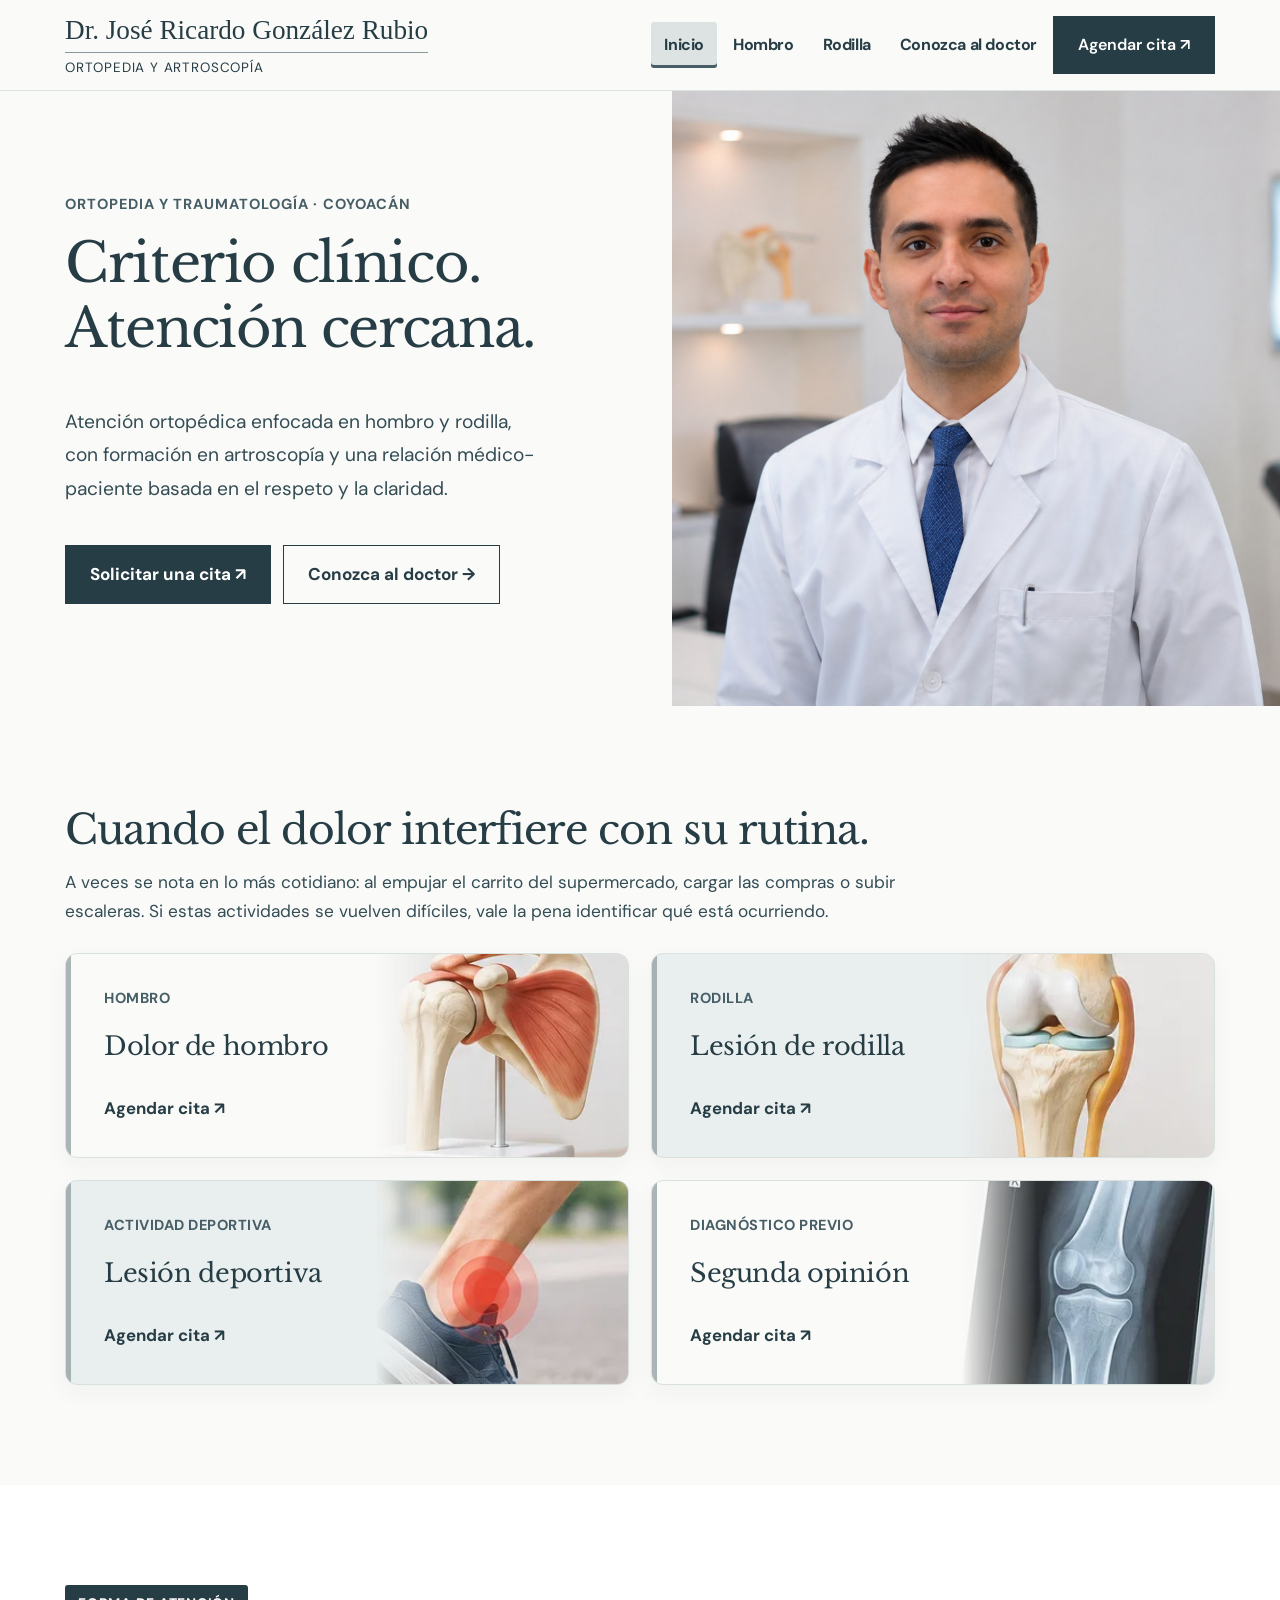
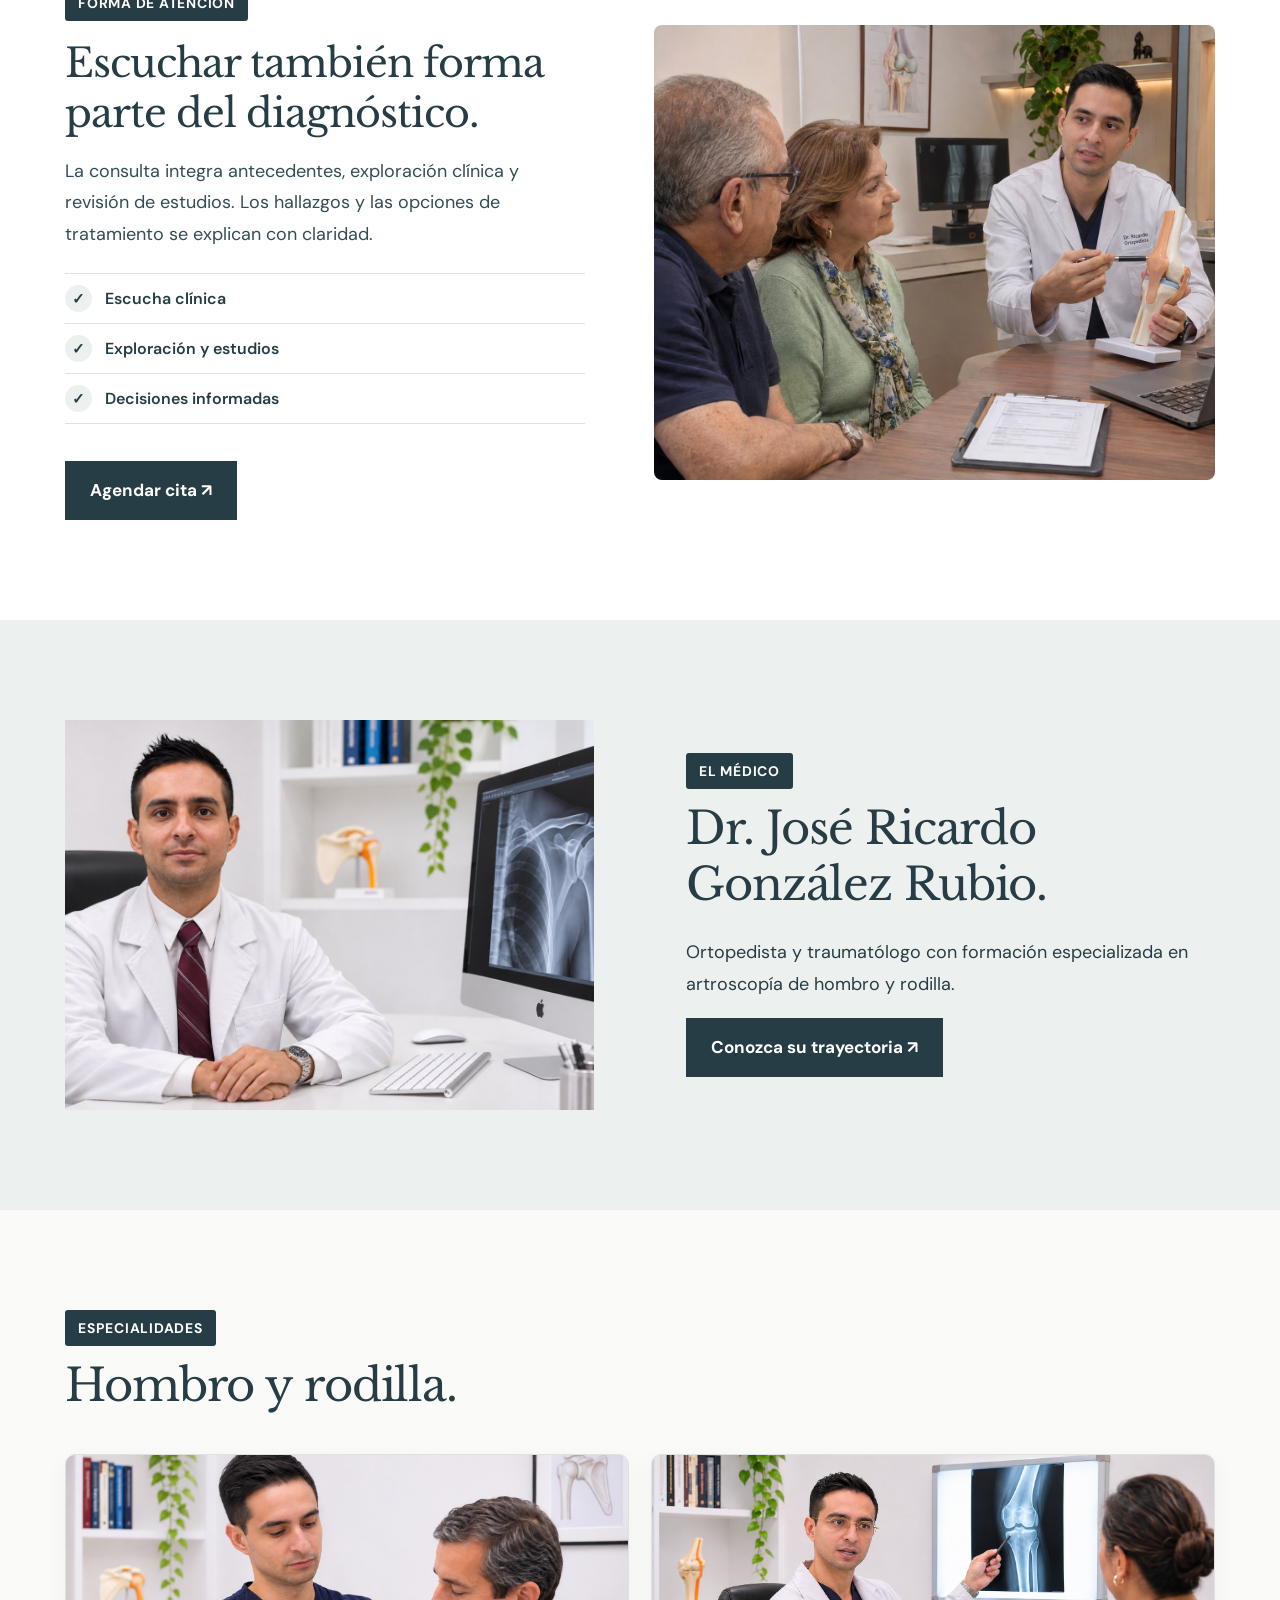
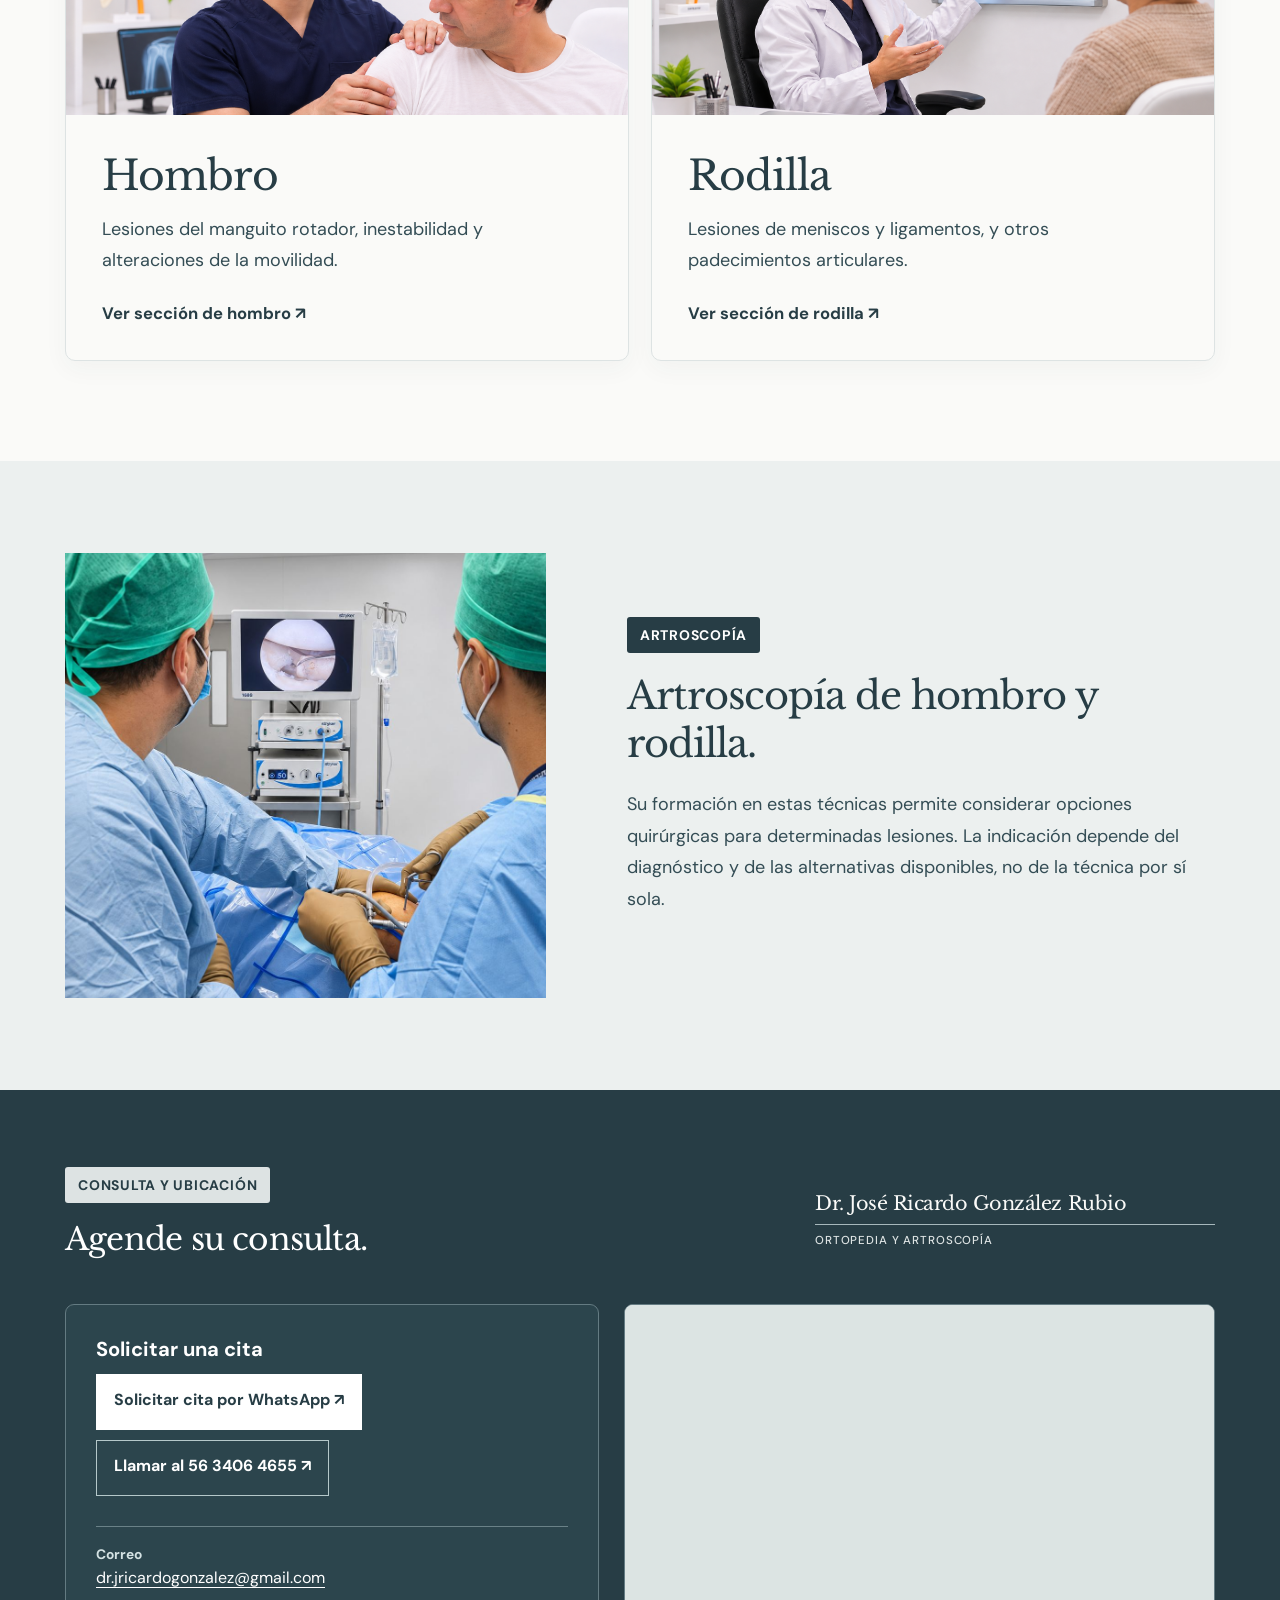
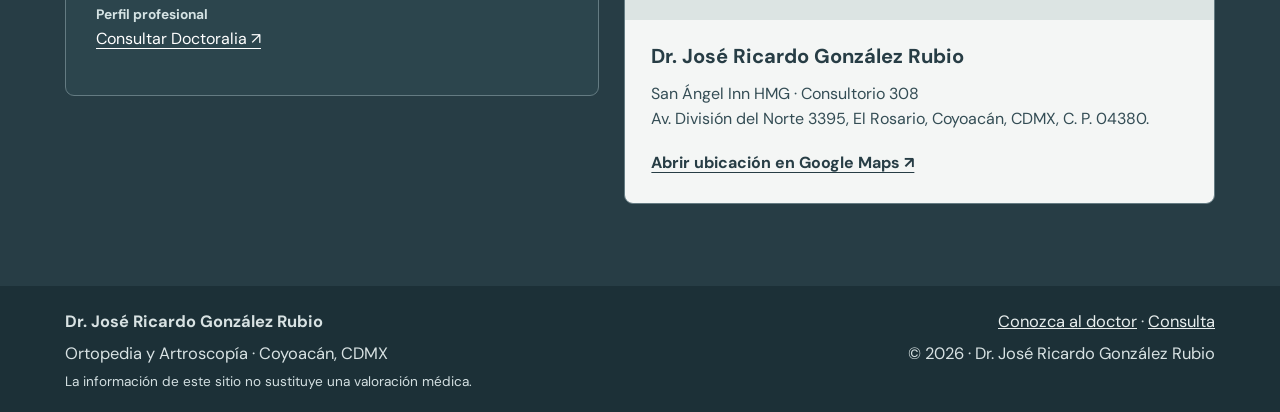
<file: index.html>
<!doctype html><html lang="es-MX"><head><meta charset="utf-8"><meta name="viewport" content="width=device-width, initial-scale=1"><meta name="robots" content="noindex,nofollow"><meta name="theme-color" content="#273D45"><meta name="description" content="Información sobre ortopedia, hombro y rodilla del Dr. Ricardo González Rubio en Coyoacán."><title>Inicio | Dr. Ricardo González Rubio</title><link rel="stylesheet" href="./styles.css"></head><body><a class="skip" href="#main">Saltar al contenido</a><header class="header"><div class="container header-inner"><a class="brand" href="./" aria-label="Inicio"><strong>Dr. José Ricardo González Rubio</strong><span>Ortopedia y Artroscopía</span></a><button class="menu" aria-controls="menu" aria-label="Abrir menú" aria-expanded="false">☰</button><nav id="menu" class="nav" aria-label="Principal"><a href="./" aria-current="page">Inicio</a><a href="./hombro/" >Hombro</a><a href="./rodilla/" >Rodilla</a><a href="./dr-ricardo-gonzalez/" >Conozca al doctor</a><a class="cta" href="./consulta/">Agendar cita ↗</a></nav></div></header><main id="main"><section class="hero"><div class="hero-copy"><div class="eyebrow">ORTOPEDIA Y TRAUMATOLOGÍA · COYOACÁN</div><h1>Criterio clínico. Atención cercana.</h1><p>Atención ortopédica enfocada en hombro y rodilla, con formación en artroscopía y una relación médico-paciente basada en el respeto y la claridad.</p><div class="buttons"><a href="consulta/" class="button">Solicitar una cita ↗</a><a href="dr-ricardo-gonzalez/" class="button alt">Conozca al doctor →</a></div></div><div class="portrait portrait-photo"><img src="./ricardo-portada.jpg" alt="Médico en consultorio, con bata blanca" width="1672" height="941" decoding="async" fetchpriority="high"></div></section>
<section class="section patient-pathways"><div class="container"><div class="section-head patient-pathways-heading"><h2>Cuando el dolor interfiere con su rutina.</h2><p>A veces se nota en lo más cotidiano: al empujar el carrito del supermercado, cargar las compras o subir escaleras. Si estas actividades se vuelven difíciles, vale la pena identificar qué está ocurriendo.</p></div><div class="cards cards-four"><a class="card" href="consulta/"><div class="eyebrow">HOMBRO</div><h3>Dolor de hombro</h3><span class="link">Agendar cita ↗</span></a><a class="card" href="consulta/"><div class="eyebrow">RODILLA</div><h3>Lesión de rodilla</h3><span class="link">Agendar cita ↗</span></a><a class="card" href="consulta/"><div class="eyebrow">ACTIVIDAD DEPORTIVA</div><h3>Lesión deportiva</h3><span class="link">Agendar cita ↗</span></a><a class="card" href="consulta/"><div class="eyebrow">DIAGNÓSTICO PREVIO</div><h3>Segunda opinión</h3><span class="link">Agendar cita ↗</span></a></div></div></section>
<section class="section approach-section"><div class="container approach-layout"><div class="approach-content"><div class="eyebrow section-tag">FORMA DE ATENCIÓN</div><h2>Escuchar también forma parte del diagnóstico.</h2><p>La consulta integra antecedentes, exploración clínica y revisión de estudios. Los hallazgos y las opciones de tratamiento se explican con claridad.</p><div class="approach-highlights" aria-label="Principios de atención"><div class="approach-highlight"><span aria-hidden="true">✓</span><strong>Escucha clínica</strong></div><div class="approach-highlight"><span aria-hidden="true">✓</span><strong>Exploración y estudios</strong></div><div class="approach-highlight"><span aria-hidden="true">✓</span><strong>Decisiones informadas</strong></div></div><a href="consulta/" class="button">Agendar cita ↗</a></div><div class="approach-photo"><img src="./ricardo-forma-atencion.jpg" alt="Médico explicando un modelo de rodilla durante la consulta a dos pacientes adultos mayores" loading="lazy" width="1448" height="1086"></div></div></section>
<section class="section" style="background:#ecf0ef"><div class="container split"><div class="portrait-small doctor-portrait"><img src="./ricardo-perfil.jpg" alt="Retrato del Dr. José Ricardo González Rubio en consultorio, junto a una radiografía de hombro" loading="lazy" width="1500" height="846"></div><div><div class="eyebrow section-tag">EL MÉDICO</div><h2>Dr. José Ricardo González Rubio.</h2><p>Ortopedista y traumatólogo con formación especializada en artroscopía de hombro y rodilla.</p><a href="dr-ricardo-gonzalez/" class="button">Conozca su trayectoria ↗</a></div></div></section>
<section class="section"><div class="container"><div class="section-head"><div class="eyebrow section-tag">ESPECIALIDADES</div><h2>Hombro y rodilla.</h2></div><div class="areas areas-photo"><a class="area area-photo" href="hombro/"><div class="area-photo-frame"><img src="./imagen-clinica-hombro.jpg" alt="Evaluación del hombro durante una consulta de ortopedia" loading="lazy" width="1400" height="790"></div><div class="area-photo-copy"><h2>Hombro</h2><p>Lesiones del manguito rotador, inestabilidad y alteraciones de la movilidad.</p><span>Ver sección de hombro ↗</span></div></a><a class="area area-photo" href="rodilla/"><div class="area-photo-frame"><img src="./imagen-clinica-rodilla.jpg" alt="Médico explicando una radiografía de rodilla durante una consulta" loading="lazy" width="1400" height="790"></div><div class="area-photo-copy"><h2>Rodilla</h2><p>Lesiones de meniscos y ligamentos, y otros padecimientos articulares.</p><span>Ver sección de rodilla ↗</span></div></a></div></div></section>
<section class="section arthroscopy-section" aria-labelledby="artroscopia-titulo"><div class="container arthroscopy-grid"><div class="arthroscopy-photo"><img src="./ricardo-artroscopia.jpg" alt="Procedimiento artroscópico en quirófano, con equipo médico y monitor de imagen intraarticular" loading="lazy" width="1055" height="1408"></div><div class="arthroscopy-copy"><div class="eyebrow section-tag">ARTROSCOPÍA</div><h2 id="artroscopia-titulo">Artroscopía de hombro y rodilla.</h2><p>Su formación en estas técnicas permite considerar opciones quirúrgicas para determinadas lesiones. La indicación depende del diagnóstico y de las alternativas disponibles, no de la técnica por sí sola.</p></div></div></section>
<section class="band contact-feature" aria-labelledby="contact-feature-title"><div class="container"><div class="contact-feature-heading"><div class="contact-feature-intro"><div class="eyebrow section-tag">CONSULTA Y UBICACIÓN</div><h2 id="contact-feature-title">Agende su consulta.</h2></div><div class="contact-signature" aria-label="Dr. José Ricardo González Rubio, Ortopedia y Artroscopía"><div class="contact-signature-name">Dr. José Ricardo González Rubio</div><div class="contact-signature-specialty">ORTOPEDIA Y ARTROSCOPÍA</div></div></div><div class="contact-feature-grid"><div class="contact-feature-booking"><h3>Solicitar una cita</h3><div class="contact-feature-actions"><a class="button light" href="https://wa.me/525634064655" target="_blank" rel="noopener noreferrer">Solicitar cita por WhatsApp ↗</a><a class="button contact-feature-call" href="tel:+525634064655">Llamar al 56 3406 4655 ↗</a></div><div class="contact-feature-meta"><p><strong>Correo</strong><a href="mailto:dr.jricardogonzalez@gmail.com">dr.jricardogonzalez@gmail.com</a></p><p><strong>Perfil profesional</strong><a href="https://www.doctoralia.com.mx/perfil/jose-ricardo-gonzalez-rubio" target="_blank" rel="noopener noreferrer">Consultar Doctoralia ↗</a></p></div></div><div class="contact-feature-location"><div class="contact-map-frame"><iframe title="Mapa de ubicación del consultorio del Dr. José Ricardo González Rubio" src="https://maps.google.com/maps?q=Cirujano%20ortop%C3%A9dico%20en%20Coyoac%C3%A1n%20-%20Dr.%20Jos%C3%A9%20Ricardo%20Gonz%C3%A1lez%20Rubio%2C%20Av.%20Divisi%C3%B3n%20del%20Nte.%203395%20Consultorio%20308%2C%20El%20Rosario%2C%20Coyoac%C3%A1n%2C%20CDMX&z=16&output=embed" loading="lazy" referrerpolicy="no-referrer-when-downgrade" allowfullscreen></iframe></div><div class="contact-map-details"><h3>Dr. José Ricardo González Rubio</h3><p>San Ángel Inn HMG · Consultorio 308<br>Av. División del Norte 3395, El Rosario, Coyoacán, CDMX, C. P. 04380.</p><a href="https://www.google.com/maps/search/?api=1&query=Cirujano%20ortop%C3%A9dico%20en%20Coyoac%C3%A1n%20-%20Dr.%20Jos%C3%A9%20Ricardo%20Gonz%C3%A1lez%20Rubio%2C%20Av.%20Divisi%C3%B3n%20del%20Nte.%203395%20Consultorio%20308%2C%20El%20Rosario%2C%20Coyoac%C3%A1n%2C%20CDMX&query_place_id=ChIJbWG1gggBzoURXZFneqP6iYk" target="_blank" rel="noopener noreferrer">Abrir ubicación en Google Maps ↗</a></div></div></div></div></section></main><footer class="footer"><div class="container foot"><div><strong>Dr. José Ricardo González Rubio</strong><p>Ortopedia y Artroscopía · Coyoacán, CDMX</p><p class="fine" style="color:#bbced2">La información de este sitio no sustituye una valoración médica.</p></div><div><a href="./dr-ricardo-gonzalez/">Conozca al doctor</a> · <a href="./consulta/">Consulta</a><p>© 2026 · Dr. José Ricardo González Rubio</p></div></div></footer><script src="./script.js" defer></script></body></html>
</file>
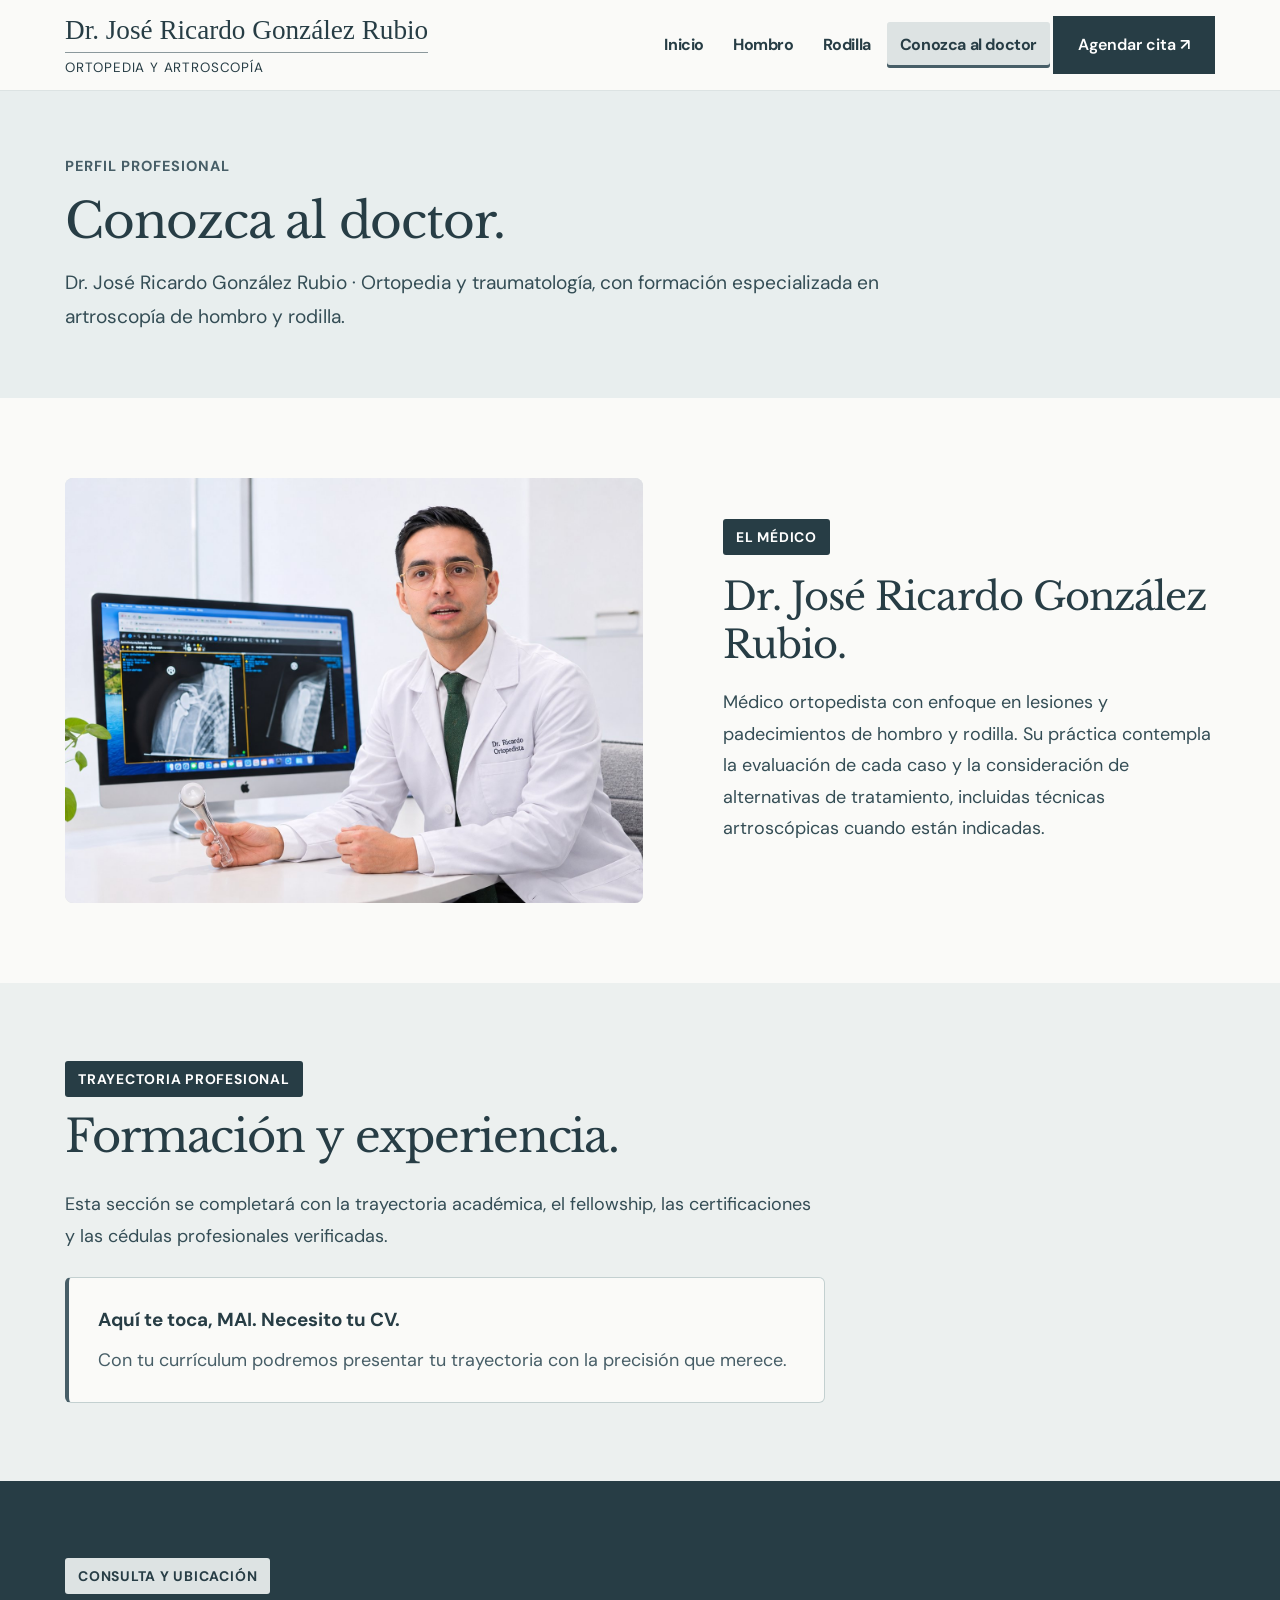
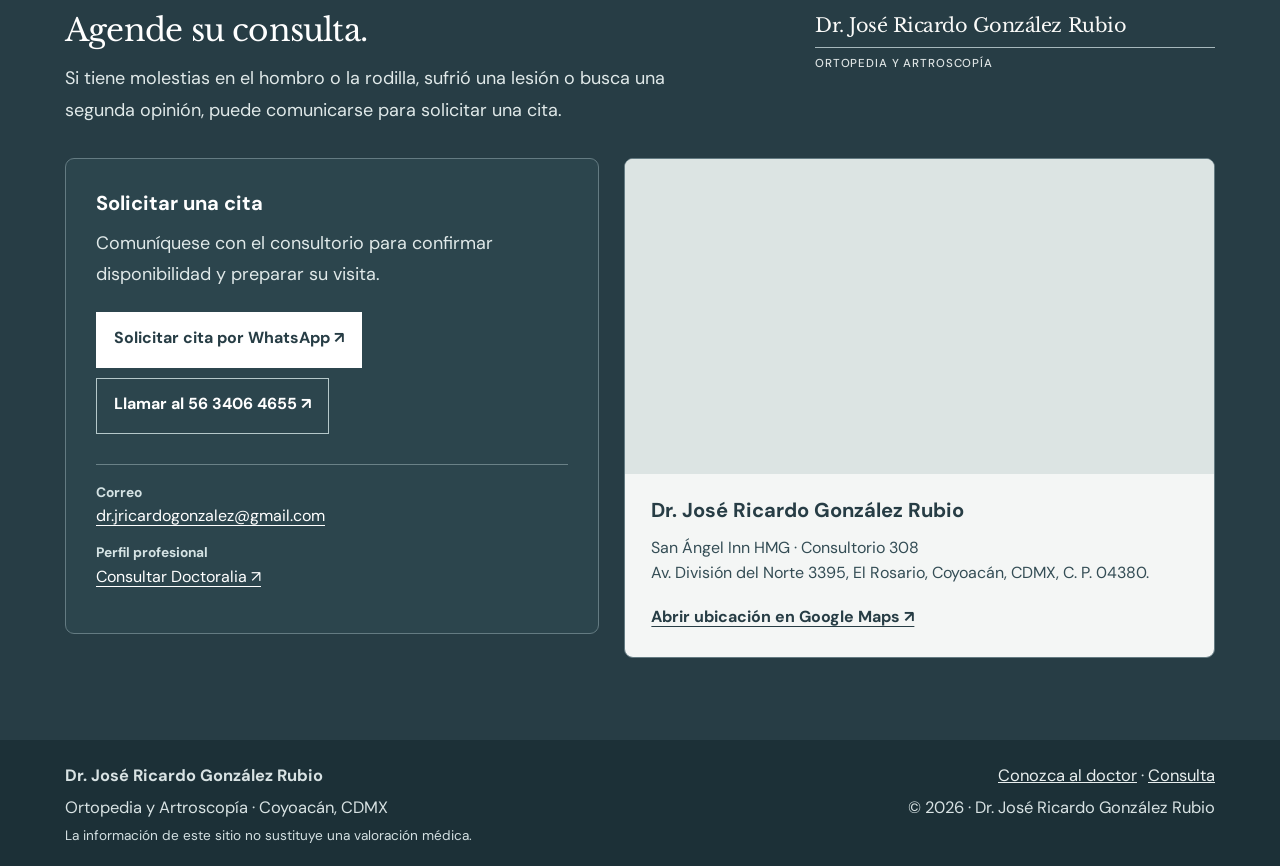
<file: conoce-al-doctor/index.html>
<!doctype html><html lang="es-MX"><head><meta charset="utf-8"><meta name="viewport" content="width=device-width, initial-scale=1"><meta name="robots" content="noindex,nofollow"><meta name="theme-color" content="#273D45"><meta name="description" content="Perfil profesional del Dr. José Ricardo González Rubio, ortopedia y artroscopía de hombro y rodilla en Coyoacán."><title>Conozca al doctor | Dr. José Ricardo González Rubio</title><link rel="stylesheet" href="../styles.css"></head><body><a class="skip" href="#main">Saltar al contenido</a><header class="header"><div class="container header-inner"><a class="brand" href="../" aria-label="Inicio"><strong>Dr. José Ricardo González Rubio</strong><span>Ortopedia y Artroscopía</span></a><button class="menu" aria-controls="menu" aria-label="Abrir menú" aria-expanded="false">☰</button><nav id="menu" class="nav" aria-label="Principal"><a href="../" >Inicio</a><a href="../hombro/" >Hombro</a><a href="../rodilla/" >Rodilla</a><a href="../dr-ricardo-gonzalez/" aria-current="page">Conozca al doctor</a><a class="cta" href="../consulta/">Agendar cita ↗</a></nav></div></header><main id="main"><section class="subhero doctor-page-hero"><div class="container"><div class="eyebrow">PERFIL PROFESIONAL</div><h1>Conozca al doctor.</h1><p>Dr. José Ricardo González Rubio · Ortopedia y traumatología, con formación especializada en artroscopía de hombro y rodilla.</p></div></section><section class="section doctor-profile"><div class="container doctor-profile-grid"><div class="doctor-profile-photo"><img src="../ricardo-perfil-profesional.jpg" alt="Retrato del médico en consultorio, junto a estudios radiográficos" loading="eager" width="1492" height="1054"></div><div class="doctor-profile-copy"><div class="eyebrow section-tag">EL MÉDICO</div><h2>Dr. José Ricardo González Rubio.</h2><p>Médico ortopedista con enfoque en lesiones y padecimientos de hombro y rodilla. Su práctica contempla la evaluación de cada caso y la consideración de alternativas de tratamiento, incluidas técnicas artroscópicas cuando están indicadas.</p></div></div></section><section class="section doctor-credentials"><div class="container"><div class="section-head"><div class="eyebrow section-tag">TRAYECTORIA PROFESIONAL</div><h2>Formación y experiencia.</h2><p>Esta sección se completará con la trayectoria académica, el fellowship, las certificaciones y las cédulas profesionales verificadas.</p></div><div class="doctor-cv-note" role="note"><strong>Aquí te toca, MAI. Necesito tu CV.</strong><p>Con tu currículum podremos presentar tu trayectoria con la precisión que merece.</p></div></div></section><section class="band contact-feature" aria-labelledby="contact-feature-title"><div class="container"><div class="contact-feature-heading"><div class="contact-feature-intro"><div class="eyebrow section-tag">CONSULTA Y UBICACIÓN</div><h2 id="contact-feature-title">Agende su consulta.</h2><p>Si tiene molestias en el hombro o la rodilla, sufrió una lesión o busca una segunda opinión, puede comunicarse para solicitar una cita.</p></div><div class="contact-signature" aria-label="Dr. José Ricardo González Rubio, Ortopedia y Artroscopía"><div class="contact-signature-name">Dr. José Ricardo González Rubio</div><div class="contact-signature-specialty">ORTOPEDIA Y ARTROSCOPÍA</div></div></div><div class="contact-feature-grid"><div class="contact-feature-booking"><h3>Solicitar una cita</h3><p>Comuníquese con el consultorio para confirmar disponibilidad y preparar su visita.</p><div class="contact-feature-actions"><a class="button light" href="https://wa.me/525634064655" target="_blank" rel="noopener noreferrer">Solicitar cita por WhatsApp ↗</a><a class="button contact-feature-call" href="tel:+525634064655">Llamar al 56 3406 4655 ↗</a></div><div class="contact-feature-meta"><p><strong>Correo</strong><a href="mailto:dr.jricardogonzalez@gmail.com">dr.jricardogonzalez@gmail.com</a></p><p><strong>Perfil profesional</strong><a href="https://www.doctoralia.com.mx/perfil/jose-ricardo-gonzalez-rubio" target="_blank" rel="noopener noreferrer">Consultar Doctoralia ↗</a></p></div></div><div class="contact-feature-location"><div class="contact-map-frame"><iframe title="Mapa de ubicación del consultorio del Dr. José Ricardo González Rubio" src="https://maps.google.com/maps?q=Cirujano%20ortop%C3%A9dico%20en%20Coyoac%C3%A1n%20-%20Dr.%20Jos%C3%A9%20Ricardo%20Gonz%C3%A1lez%20Rubio%2C%20Av.%20Divisi%C3%B3n%20del%20Nte.%203395%20Consultorio%20308%2C%20El%20Rosario%2C%20Coyoac%C3%A1n%2C%20CDMX&z=16&output=embed" loading="lazy" referrerpolicy="no-referrer-when-downgrade" allowfullscreen></iframe></div><div class="contact-map-details"><h3>Dr. José Ricardo González Rubio</h3><p>San Ángel Inn HMG · Consultorio 308<br>Av. División del Norte 3395, El Rosario, Coyoacán, CDMX, C. P. 04380.</p><a href="https://www.google.com/maps/search/?api=1&query=Cirujano%20ortop%C3%A9dico%20en%20Coyoac%C3%A1n%20-%20Dr.%20Jos%C3%A9%20Ricardo%20Gonz%C3%A1lez%20Rubio%2C%20Av.%20Divisi%C3%B3n%20del%20Nte.%203395%20Consultorio%20308%2C%20El%20Rosario%2C%20Coyoac%C3%A1n%2C%20CDMX&query_place_id=ChIJbWG1gggBzoURXZFneqP6iYk" target="_blank" rel="noopener noreferrer">Abrir ubicación en Google Maps ↗</a></div></div></div></div></section></main><footer class="footer"><div class="container foot"><div><strong>Dr. José Ricardo González Rubio</strong><p>Ortopedia y Artroscopía · Coyoacán, CDMX</p><p class="fine" style="color:#bbced2">La información de este sitio no sustituye una valoración médica.</p></div><div><a href="../dr-ricardo-gonzalez/">Conozca al doctor</a> · <a href="../consulta/">Consulta</a><p>© 2026 · Dr. José Ricardo González Rubio</p></div></div></footer><script src="../script.js" defer></script></body></html>
</file>
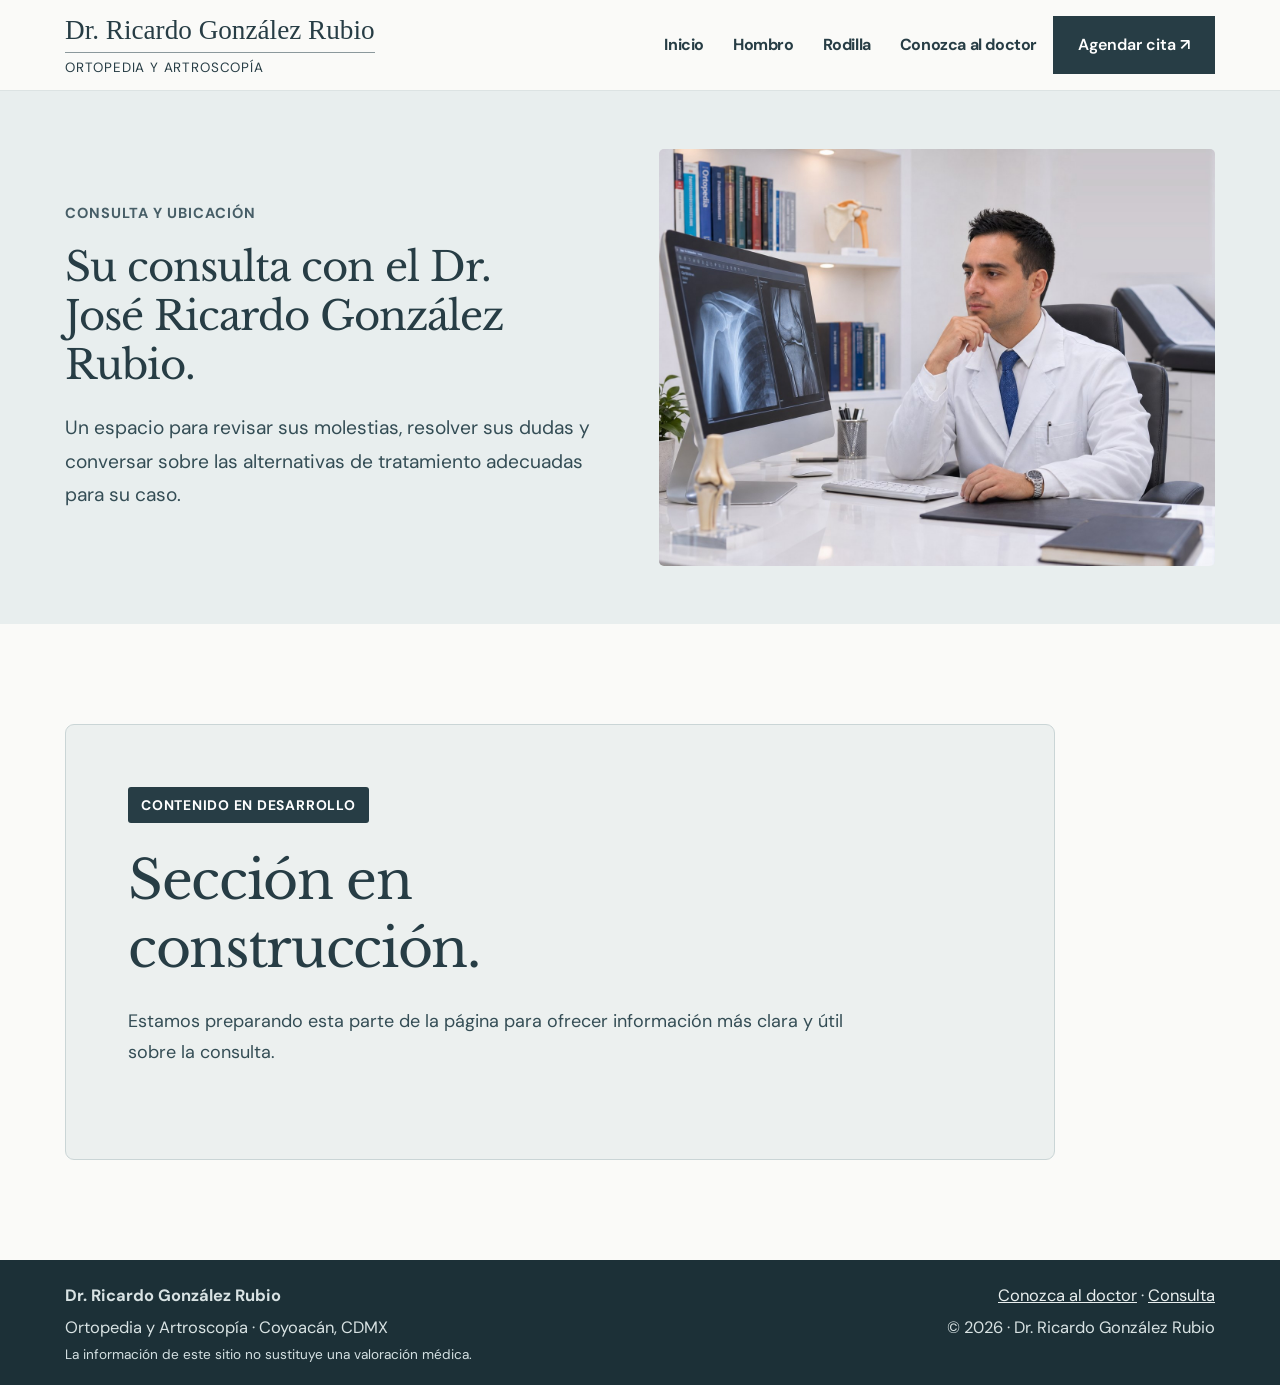
<file: consulta/index.html>
<!doctype html><html lang="es-MX"><head><meta charset="utf-8"><meta name="viewport" content="width=device-width, initial-scale=1"><meta name="robots" content="noindex,nofollow"><meta name="theme-color" content="#273D45"><meta name="description" content="Información sobre ortopedia, hombro y rodilla del Dr. Ricardo González Rubio en Coyoacán."><title>Consulta | Dr. Ricardo González Rubio</title><link rel="stylesheet" href="../styles.css"></head><body><a class="skip" href="#main">Saltar al contenido</a><header class="header"><div class="container header-inner"><a class="brand" href="../" aria-label="Inicio"><strong>Dr. Ricardo González Rubio</strong><span>Ortopedia y Artroscopía</span></a><button class="menu" aria-controls="menu" aria-label="Abrir menú" aria-expanded="false">☰</button><nav id="menu" class="nav" aria-label="Principal"><a href="../" >Inicio</a><a href="../hombro/" >Hombro</a><a href="../rodilla/" >Rodilla</a><a href="../dr-ricardo-gonzalez/" >Conozca al doctor</a><a class="cta" href="../consulta/">Agendar cita ↗</a></nav></div></header><main id="main"><section class="subhero appointment-hero"><div class="container appointment-hero-grid"><div class="appointment-hero-copy"><div class="eyebrow">CONSULTA Y UBICACIÓN</div><h1>Su consulta con el Dr. José Ricardo González Rubio.</h1><p>Un espacio para revisar sus molestias, resolver sus dudas y conversar sobre las alternativas de tratamiento adecuadas para su caso.</p></div><div class="appointment-hero-photo"><img src="../ricardo-consulta-estudios.jpg" width="1448" height="1086" alt="Dr. José Ricardo González Rubio revisando estudios de hombro y rodilla en su consultorio" decoding="async" fetchpriority="high"></div></div></section><section class="section appointment-coming-soon" aria-labelledby="appointment-coming-soon-title"><div class="container"><div class="clinical-review-panel" role="note"><div class="eyebrow section-tag">CONTENIDO EN DESARROLLO</div><h2 id="appointment-coming-soon-title">Sección en construcción.</h2><p>Estamos preparando esta parte de la página para ofrecer información más clara y útil sobre la consulta.</p></div></div></section></main><footer class="footer"><div class="container foot"><div><strong>Dr. Ricardo González Rubio</strong><p>Ortopedia y Artroscopía · Coyoacán, CDMX</p><p class="fine" style="color:#bbced2">La información de este sitio no sustituye una valoración médica.</p></div><div><a href="../dr-ricardo-gonzalez/">Conozca al doctor</a> · <a href="../consulta/">Consulta</a><p>© 2026 · Dr. Ricardo González Rubio</p></div></div></footer><script src="../script.js" defer></script></body></html>
</file>
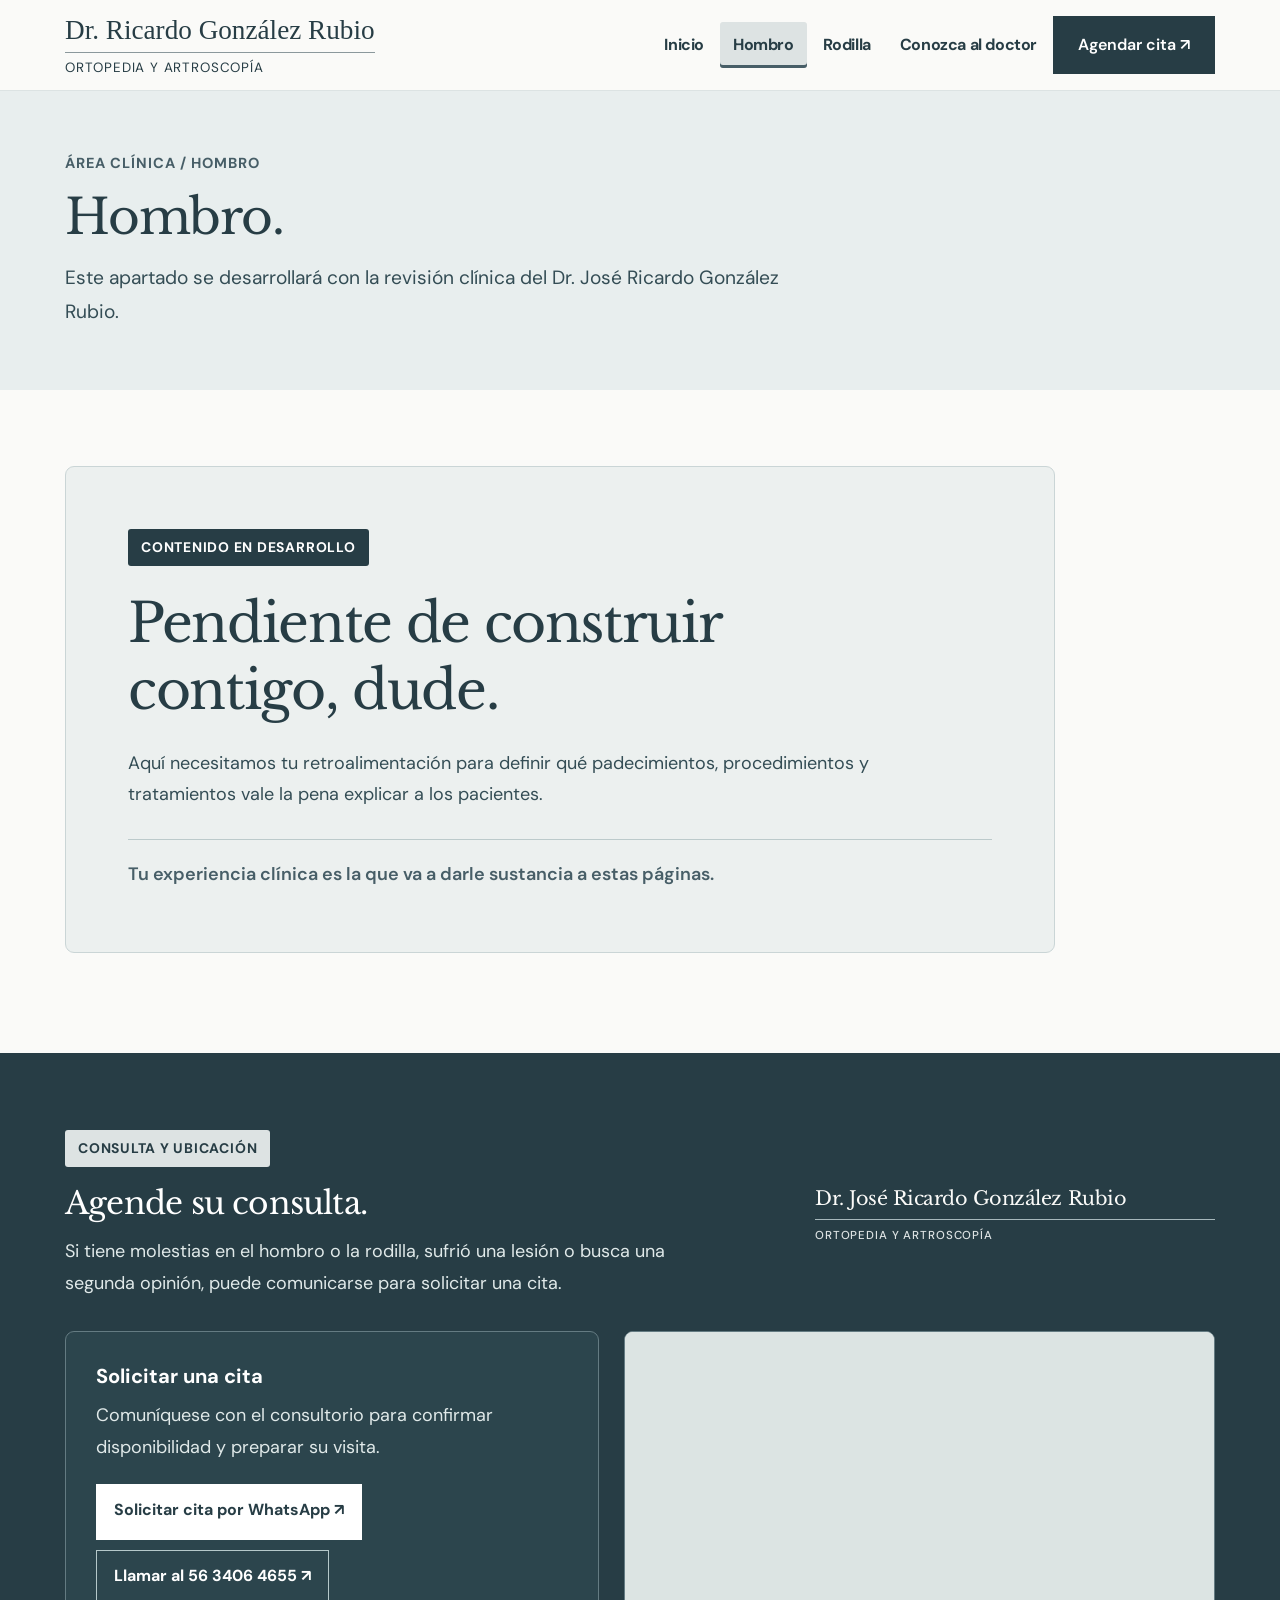
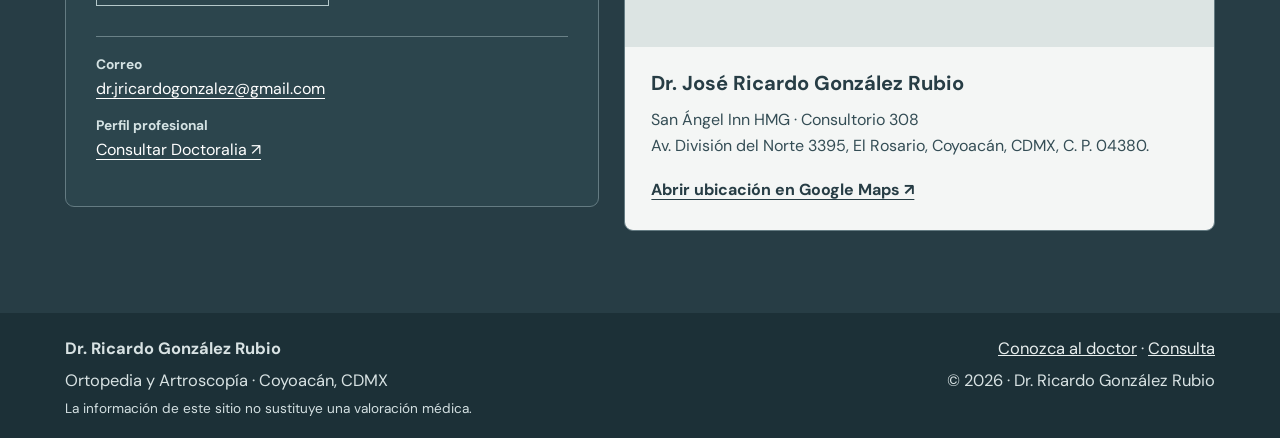
<file: hombro/index.html>
<!doctype html><html lang="es-MX"><head><meta charset="utf-8"><meta name="viewport" content="width=device-width, initial-scale=1"><meta name="robots" content="noindex,nofollow"><meta name="theme-color" content="#273D45"><meta name="description" content="Información sobre ortopedia, hombro y rodilla del Dr. Ricardo González Rubio en Coyoacán."><title>Hombro | Dr. Ricardo González Rubio</title><link rel="stylesheet" href="../styles.css"></head><body><a class="skip" href="#main">Saltar al contenido</a><header class="header"><div class="container header-inner"><a class="brand" href="../" aria-label="Inicio"><strong>Dr. Ricardo González Rubio</strong><span>Ortopedia y Artroscopía</span></a><button class="menu" aria-controls="menu" aria-label="Abrir menú" aria-expanded="false">☰</button><nav id="menu" class="nav" aria-label="Principal"><a href="../" >Inicio</a><a href="../hombro/" aria-current="page">Hombro</a><a href="../rodilla/" >Rodilla</a><a href="../dr-ricardo-gonzalez/" >Conozca al doctor</a><a class="cta" href="../consulta/">Agendar cita ↗</a></nav></div></header><main id="main"><section class="subhero clinical-review-hero"><div class="container"><div class="eyebrow">ÁREA CLÍNICA / HOMBRO</div><h1>Hombro.</h1><p>Este apartado se desarrollará con la revisión clínica del Dr. José Ricardo González Rubio.</p></div></section><section class="section clinical-review-section"><div class="container"><div class="clinical-review-panel" role="note"><div class="eyebrow section-tag">CONTENIDO EN DESARROLLO</div><h2>Pendiente de construir contigo, dude.</h2><p>Aquí necesitamos tu retroalimentación para definir qué padecimientos, procedimientos y tratamientos vale la pena explicar a los pacientes.</p><div class="clinical-review-closing">Tu experiencia clínica es la que va a darle sustancia a estas páginas.</div></div></div></section><section class="band contact-feature" aria-labelledby="contact-feature-title"><div class="container"><div class="contact-feature-heading"><div class="contact-feature-intro"><div class="eyebrow section-tag">CONSULTA Y UBICACIÓN</div><h2 id="contact-feature-title">Agende su consulta.</h2><p>Si tiene molestias en el hombro o la rodilla, sufrió una lesión o busca una segunda opinión, puede comunicarse para solicitar una cita.</p></div><div class="contact-signature" aria-label="Dr. José Ricardo González Rubio, Ortopedia y Artroscopía"><div class="contact-signature-name">Dr. José Ricardo González Rubio</div><div class="contact-signature-specialty">ORTOPEDIA Y ARTROSCOPÍA</div></div></div><div class="contact-feature-grid"><div class="contact-feature-booking"><h3>Solicitar una cita</h3><p>Comuníquese con el consultorio para confirmar disponibilidad y preparar su visita.</p><div class="contact-feature-actions"><a class="button light" href="https://wa.me/525634064655" target="_blank" rel="noopener noreferrer">Solicitar cita por WhatsApp ↗</a><a class="button contact-feature-call" href="tel:+525634064655">Llamar al 56 3406 4655 ↗</a></div><div class="contact-feature-meta"><p><strong>Correo</strong><a href="mailto:dr.jricardogonzalez@gmail.com">dr.jricardogonzalez@gmail.com</a></p><p><strong>Perfil profesional</strong><a href="https://www.doctoralia.com.mx/perfil/jose-ricardo-gonzalez-rubio" target="_blank" rel="noopener noreferrer">Consultar Doctoralia ↗</a></p></div></div><div class="contact-feature-location"><div class="contact-map-frame"><iframe title="Mapa de ubicación del consultorio del Dr. José Ricardo González Rubio" src="https://maps.google.com/maps?q=Cirujano%20ortop%C3%A9dico%20en%20Coyoac%C3%A1n%20-%20Dr.%20Jos%C3%A9%20Ricardo%20Gonz%C3%A1lez%20Rubio%2C%20Av.%20Divisi%C3%B3n%20del%20Nte.%203395%20Consultorio%20308%2C%20El%20Rosario%2C%20Coyoac%C3%A1n%2C%20CDMX&z=16&output=embed" loading="lazy" referrerpolicy="no-referrer-when-downgrade" allowfullscreen></iframe></div><div class="contact-map-details"><h3>Dr. José Ricardo González Rubio</h3><p>San Ángel Inn HMG · Consultorio 308<br>Av. División del Norte 3395, El Rosario, Coyoacán, CDMX, C. P. 04380.</p><a href="https://www.google.com/maps/search/?api=1&query=Cirujano%20ortop%C3%A9dico%20en%20Coyoac%C3%A1n%20-%20Dr.%20Jos%C3%A9%20Ricardo%20Gonz%C3%A1lez%20Rubio%2C%20Av.%20Divisi%C3%B3n%20del%20Nte.%203395%20Consultorio%20308%2C%20El%20Rosario%2C%20Coyoac%C3%A1n%2C%20CDMX&query_place_id=ChIJbWG1gggBzoURXZFneqP6iYk" target="_blank" rel="noopener noreferrer">Abrir ubicación en Google Maps ↗</a></div></div></div></div></section></main><footer class="footer"><div class="container foot"><div><strong>Dr. Ricardo González Rubio</strong><p>Ortopedia y Artroscopía · Coyoacán, CDMX</p><p class="fine" style="color:#bbced2">La información de este sitio no sustituye una valoración médica.</p></div><div><a href="../dr-ricardo-gonzalez/">Conozca al doctor</a> · <a href="../consulta/">Consulta</a><p>© 2026 · Dr. Ricardo González Rubio</p></div></div></footer><script src="../script.js" defer></script></body></html>
</file>
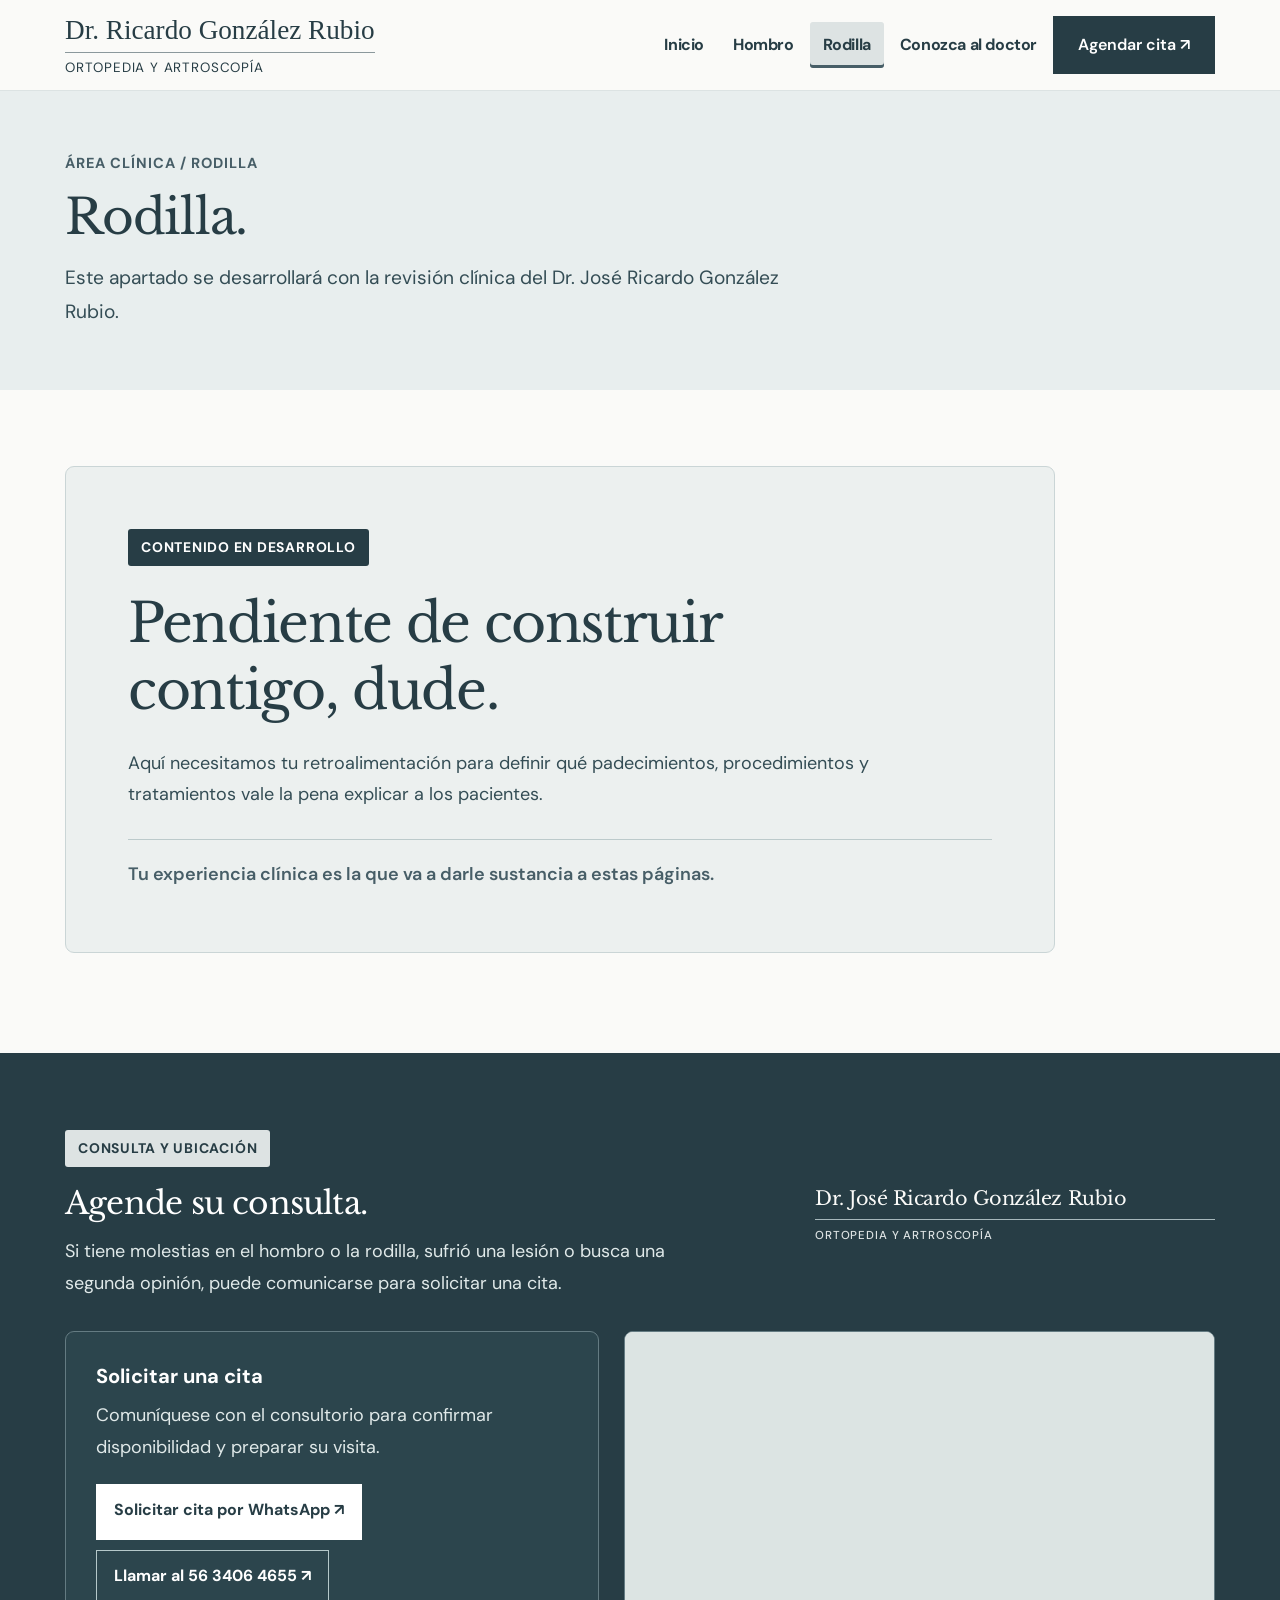
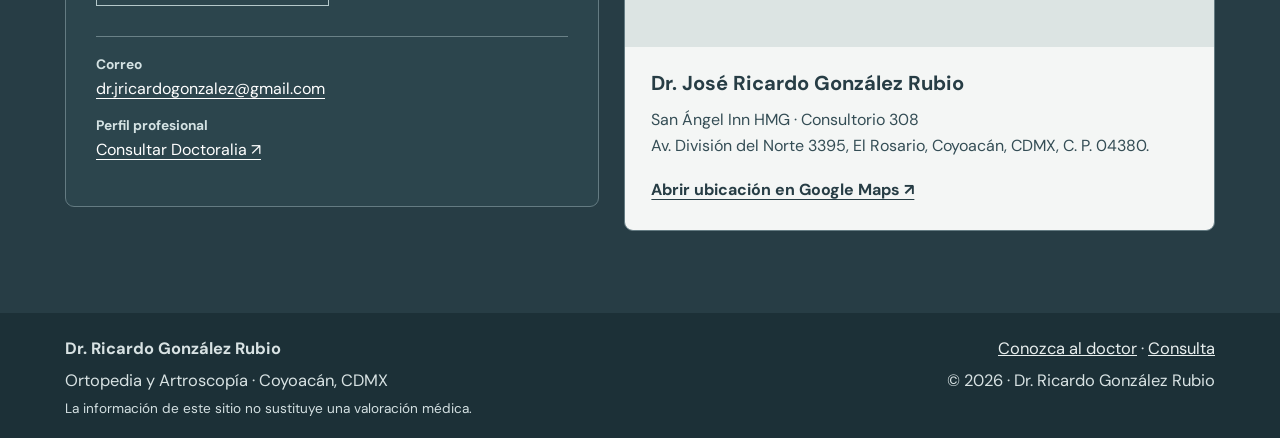
<file: rodilla/index.html>
<!doctype html><html lang="es-MX"><head><meta charset="utf-8"><meta name="viewport" content="width=device-width, initial-scale=1"><meta name="robots" content="noindex,nofollow"><meta name="theme-color" content="#273D45"><meta name="description" content="Información sobre ortopedia, hombro y rodilla del Dr. Ricardo González Rubio en Coyoacán."><title>Rodilla | Dr. Ricardo González Rubio</title><link rel="stylesheet" href="../styles.css"></head><body><a class="skip" href="#main">Saltar al contenido</a><header class="header"><div class="container header-inner"><a class="brand" href="../" aria-label="Inicio"><strong>Dr. Ricardo González Rubio</strong><span>Ortopedia y Artroscopía</span></a><button class="menu" aria-controls="menu" aria-label="Abrir menú" aria-expanded="false">☰</button><nav id="menu" class="nav" aria-label="Principal"><a href="../" >Inicio</a><a href="../hombro/" >Hombro</a><a href="../rodilla/" aria-current="page">Rodilla</a><a href="../dr-ricardo-gonzalez/" >Conozca al doctor</a><a class="cta" href="../consulta/">Agendar cita ↗</a></nav></div></header><main id="main"><section class="subhero clinical-review-hero"><div class="container"><div class="eyebrow">ÁREA CLÍNICA / RODILLA</div><h1>Rodilla.</h1><p>Este apartado se desarrollará con la revisión clínica del Dr. José Ricardo González Rubio.</p></div></section><section class="section clinical-review-section"><div class="container"><div class="clinical-review-panel" role="note"><div class="eyebrow section-tag">CONTENIDO EN DESARROLLO</div><h2>Pendiente de construir contigo, dude.</h2><p>Aquí necesitamos tu retroalimentación para definir qué padecimientos, procedimientos y tratamientos vale la pena explicar a los pacientes.</p><div class="clinical-review-closing">Tu experiencia clínica es la que va a darle sustancia a estas páginas.</div></div></div></section><section class="band contact-feature" aria-labelledby="contact-feature-title"><div class="container"><div class="contact-feature-heading"><div class="contact-feature-intro"><div class="eyebrow section-tag">CONSULTA Y UBICACIÓN</div><h2 id="contact-feature-title">Agende su consulta.</h2><p>Si tiene molestias en el hombro o la rodilla, sufrió una lesión o busca una segunda opinión, puede comunicarse para solicitar una cita.</p></div><div class="contact-signature" aria-label="Dr. José Ricardo González Rubio, Ortopedia y Artroscopía"><div class="contact-signature-name">Dr. José Ricardo González Rubio</div><div class="contact-signature-specialty">ORTOPEDIA Y ARTROSCOPÍA</div></div></div><div class="contact-feature-grid"><div class="contact-feature-booking"><h3>Solicitar una cita</h3><p>Comuníquese con el consultorio para confirmar disponibilidad y preparar su visita.</p><div class="contact-feature-actions"><a class="button light" href="https://wa.me/525634064655" target="_blank" rel="noopener noreferrer">Solicitar cita por WhatsApp ↗</a><a class="button contact-feature-call" href="tel:+525634064655">Llamar al 56 3406 4655 ↗</a></div><div class="contact-feature-meta"><p><strong>Correo</strong><a href="mailto:dr.jricardogonzalez@gmail.com">dr.jricardogonzalez@gmail.com</a></p><p><strong>Perfil profesional</strong><a href="https://www.doctoralia.com.mx/perfil/jose-ricardo-gonzalez-rubio" target="_blank" rel="noopener noreferrer">Consultar Doctoralia ↗</a></p></div></div><div class="contact-feature-location"><div class="contact-map-frame"><iframe title="Mapa de ubicación del consultorio del Dr. José Ricardo González Rubio" src="https://maps.google.com/maps?q=Cirujano%20ortop%C3%A9dico%20en%20Coyoac%C3%A1n%20-%20Dr.%20Jos%C3%A9%20Ricardo%20Gonz%C3%A1lez%20Rubio%2C%20Av.%20Divisi%C3%B3n%20del%20Nte.%203395%20Consultorio%20308%2C%20El%20Rosario%2C%20Coyoac%C3%A1n%2C%20CDMX&z=16&output=embed" loading="lazy" referrerpolicy="no-referrer-when-downgrade" allowfullscreen></iframe></div><div class="contact-map-details"><h3>Dr. José Ricardo González Rubio</h3><p>San Ángel Inn HMG · Consultorio 308<br>Av. División del Norte 3395, El Rosario, Coyoacán, CDMX, C. P. 04380.</p><a href="https://www.google.com/maps/search/?api=1&query=Cirujano%20ortop%C3%A9dico%20en%20Coyoac%C3%A1n%20-%20Dr.%20Jos%C3%A9%20Ricardo%20Gonz%C3%A1lez%20Rubio%2C%20Av.%20Divisi%C3%B3n%20del%20Nte.%203395%20Consultorio%20308%2C%20El%20Rosario%2C%20Coyoac%C3%A1n%2C%20CDMX&query_place_id=ChIJbWG1gggBzoURXZFneqP6iYk" target="_blank" rel="noopener noreferrer">Abrir ubicación en Google Maps ↗</a></div></div></div></div></section></main><footer class="footer"><div class="container foot"><div><strong>Dr. Ricardo González Rubio</strong><p>Ortopedia y Artroscopía · Coyoacán, CDMX</p><p class="fine" style="color:#bbced2">La información de este sitio no sustituye una valoración médica.</p></div><div><a href="../dr-ricardo-gonzalez/">Conozca al doctor</a> · <a href="../consulta/">Consulta</a><p>© 2026 · Dr. Ricardo González Rubio</p></div></div></footer><script src="../script.js" defer></script></body></html>
</file>
<file: styles.css>
@import url('https://fonts.googleapis.com/css2?family=DM+Sans:wght@400;500;600;700&family=Libre+Baskerville:wght@400;700&display=swap');
:root{--ink:#273D45;--silver:#8B989C;--ivory:#FAFAF8;--steel:#475E67;--mist:#DDE3E3}
*{box-sizing:border-box}html{scroll-behavior:smooth}body{margin:0;background:var(--ivory);color:var(--ink);font:16px/1.7 'DM Sans',Arial,sans-serif}a{color:inherit}a:focus-visible,button:focus-visible{outline:3px solid #8B989C;outline-offset:3px}h1,h2,h3,.serif{font-family:'Libre Baskerville',Georgia,serif;line-height:1.25;font-weight:400;letter-spacing:-.04em}h1{font-size:clamp(2.6rem,5vw,5.2rem);margin:15px 0 24px}h2{font-size:clamp(2rem,3.2vw,3.3rem);margin:12px 0 24px}h3{font-size:1.35rem}.eyebrow{font-size:.7rem;letter-spacing:.18em;text-transform:uppercase;font-weight:700;color:#667c85}.container{max-width:1150px;width:calc(100% - 48px);margin:auto}.demo{padding:7px 16px;text-align:center;background:#192f37;color:#e7ebeb;font-size:.67rem;letter-spacing:.08em}.header{background:#fafaf8;border-bottom:1px solid #dce3e3;position:relative;z-index:2}.header-inner{min-height:90px;display:flex;align-items:center;gap:34px}.brand{margin-right:auto;text-decoration:none;line-height:1.3}.brand strong{display:block;font-family:Georgia,serif;font-size:1.35rem;font-weight:normal}.brand span{display:block;font-size:.6rem;letter-spacing:.17em;text-transform:uppercase;border-top:1px solid var(--silver);padding-top:6px;margin-top:4px}.brand small{display:block;color:#71838a;font-size:.52rem}.nav{display:flex;align-items:center;gap:20px}.nav a{font-size:.8rem;text-decoration:none;font-weight:600}.nav a:hover{text-decoration:underline;text-underline-offset:6px}.menu{display:none;background:none;border:1px solid #95a5a8;padding:10px 15px;font-size:1rem;color:var(--ink)}.cta,.button{display:inline-block;background:var(--ink);color:white!important;text-decoration:none!important;padding:14px 21px;font-size:.81rem;font-weight:700;border:1px solid var(--ink);min-height:48px}.button.alt{background:transparent;color:var(--ink)!important}.button.light{background:white;color:var(--ink)!important;border-color:white}.hero{display:grid;grid-template-columns:1.05fr .95fr;min-height:615px}.hero-copy{display:flex;flex-direction:column;justify-content:center;padding:76px 9% 75px max(24px,calc((100vw - 1150px)/2))}.hero-copy p{max-width:480px;color:#50656b;font-size:1.07rem}.buttons{display:flex;gap:12px;flex-wrap:wrap;margin-top:20px}.portrait{background:linear-gradient(145deg,#bdcbcc,#e7ebea 52%,#8ea5aa);position:relative;min-height:390px;display:grid;place-items:center;padding:30px}.portrait-card{background:#fafaf8d9;border:1px solid #a5b5b8;text-align:center;padding:40px 30px;max-width:330px}.portrait-card b{display:block;font-family:Georgia,serif;font-size:5rem;font-weight:400;opacity:.4}.portrait-card strong{display:block;font-family:Georgia,serif;font-size:1.2rem;font-weight:400}.portrait-card small{display:block;margin-top:15px;line-height:1.5;color:#4e666d}.section{padding:100px 0}.section-head{max-width:760px;margin-bottom:40px}.section-head p,.muted{color:#536970}.cards{display:grid;grid-template-columns:repeat(3,1fr);gap:17px}.card{padding:32px;background:#fff;border:1px solid #dbe1e1;min-height:270px;display:flex;flex-direction:column;text-decoration:none}.card h3{margin:24px 0 8px}.card p{color:#627378;font-size:.92rem}.card .link{margin-top:auto;font-size:.78rem;font-weight:700}.dark{background:var(--ink);color:white}.dark p{color:#d3dfe0}.dark .eyebrow{color:#b3c6cb}.split{display:grid;grid-template-columns:1fr 1fr;gap:8%;align-items:center}.principle{padding:19px 0;border-top:1px solid #789099}.principle p{margin:5px 0;font-size:.89rem}.areas{display:grid;grid-template-columns:1fr 1fr;gap:18px}.area{background:#e1e8e8;padding:45px;min-height:330px;display:flex;flex-direction:column;justify-content:space-between;text-decoration:none}.area:nth-child(2){background:#d3dfe1}.area p{max-width:390px}.area span{font-size:.83rem;font-weight:700}.portrait-small{min-height:430px;background:linear-gradient(145deg,#acbfc2,#e0e7e6);display:grid;place-items:center;padding:45px;text-align:center;color:#536b73;font-size:.75rem;letter-spacing:.12em}.steps{display:grid;grid-template-columns:repeat(3,1fr);gap:35px}.step{padding-top:20px;border-top:1px solid #9aafb4}.step strong{font-family:Georgia,serif;color:#789097;font-size:2rem;font-weight:400}.band{padding:75px 0;background:var(--ink);color:white}.band p{color:#c8d7da}.footer{background:#1c3037;color:#d8e2e3;padding:45px 0;font-size:.85rem}.footer a{color:#e8eeee}.foot{display:flex;justify-content:space-between;gap:30px;flex-wrap:wrap}.subhero{background:#e8eeee;padding:75px 0}.subhero p{max-width:750px}.panel{background:white;border:1px solid #d7e0e0;padding:30px}.cols{display:grid;grid-template-columns:1fr 1fr;gap:28px}.list{list-style:none;padding:0}.list li{padding:15px 0;border-bottom:1px solid #d8e1e1}.note{border-left:3px solid var(--silver);background:#eaf0f0;padding:18px;color:#4e666e;font-size:.83rem}.fine{font-size:.72rem;color:#678087}.spaced{margin-top:28px}.skip{position:absolute;left:-9999px}.skip:focus{left:10px;top:10px;background:white;padding:12px;z-index:9}
@media(max-width:950px){.menu{display:block}.nav{display:none;position:absolute;top:100%;left:0;right:0;background:var(--ivory);padding:20px 24px;flex-direction:column;align-items:stretch;border-bottom:1px solid #dce3e3}.nav.open{display:flex}.hero-copy{padding-left:24px}.cards{grid-template-columns:1fr 1fr}.card:last-child{grid-column:span 2;min-height:210px}}@media(max-width:680px){.container{width:calc(100% - 36px)}.header-inner{min-height:75px}.brand strong{font-size:1.03rem}.brand span{font-size:.49rem}.hero,.split,.areas,.cards,.steps,.cols{grid-template-columns:1fr}.hero-copy{padding:65px 18px}.portrait{min-height:340px}.section{padding:65px 0}.card:last-child{grid-column:auto}.card{min-height:235px}.area{min-height:285px;padding:30px}.portrait-small{min-height:280px}.subhero{padding:60px 0}.buttons{flex-direction:column}.buttons a{text-align:center}}@media(prefers-reduced-motion:reduce){html{scroll-behavior:auto}}

/* V2 — Lectura accesible: prioridad a personas que prefieren texto amplio.
   Conserva la paleta institucional, aumenta tamaños, contraste, espacios y áreas táctiles. */
html{font-size:100%;text-size-adjust:100%;-webkit-text-size-adjust:100%}
body{font-size:1.125rem;line-height:1.75}
p,li{max-width:74ch}
h1,h2,h3{overflow-wrap:break-word}
h1{font-size:clamp(2.75rem,5vw,4.7rem);line-height:1.18;letter-spacing:-.025em}
h2{font-size:clamp(2.15rem,3.5vw,3.25rem);line-height:1.25;letter-spacing:-.025em}
h3{font-size:clamp(1.35rem,2vw,1.65rem);line-height:1.4;letter-spacing:-.015em}
.eyebrow{font-size:.91rem;letter-spacing:.07em;color:#475E67;line-height:1.5}
.dark .eyebrow,.band .eyebrow{color:#DDE3E3}
.nav{gap:23px}
.nav a{font-size:1rem;line-height:1.45}
.nav a.cta{color:white}
.brand strong{font-size:1.48rem}
.brand span{font-size:.79rem;letter-spacing:.06em}
.brand small{font-size:.76rem;color:#475E67}
.demo{font-size:.86rem;line-height:1.5;letter-spacing:.025em;padding:11px 16px}
.hero-copy p{font-size:1.2rem;color:#344d55;line-height:1.75}
.section-head p,.muted{color:#344d55}
.card{padding:36px}
.card p,.principle p{font-size:1.07rem;line-height:1.7;color:#344d55}
.principle p,.dark p,.band p{color:#e5eeee}
.card .link,.area span{font-size:1.05rem}
.button,.cta{font-size:1.07rem;line-height:1.45;padding:16px 24px;min-height:56px}
.fine{font-size:.96rem;color:#475E67;line-height:1.65}
.dark .fine,.band .fine,.footer .fine{color:#d4e0e2!important}
.portrait-card small{font-size:.98rem;color:#344d55}
.portrait-card strong{font-size:1.4rem}
.portrait-small{font-size:1rem;letter-spacing:.035em}
.note{font-size:1.02rem;line-height:1.7;color:#344d55}
.footer{font-size:1.03rem}
.subhero p{font-size:1.2rem;line-height:1.75;color:#344d55}
.card,.panel,.area{overflow-wrap:break-word}
.menu{font-size:1.12rem;min-height:48px;min-width:48px}
a:not(.button):not(.cta):not(.card):not(.area):hover{text-underline-offset:4px}
@media(max-width:950px){
 .nav{gap:0}
 .nav a{font-size:1.12rem;padding:13px 5px;min-height:48px}
 .brand strong{font-size:1.35rem}
 .brand span{font-size:.74rem}
}
@media(max-width:680px){
 body{font-size:1.125rem;line-height:1.7}
 .brand strong{font-size:1.16rem}
 .brand span{font-size:.68rem}
 .brand small{font-size:.72rem}
 .hero-copy p{font-size:1.18rem}
 .eyebrow{font-size:.85rem}
 .demo{font-size:.8rem}
 .card{min-height:unset}
 .area{min-height:unset}
 .section{padding:70px 0}
 .buttons a{width:100%}
 .fine{font-size:.94rem}
}

/* Corrección: conservar la tipografía legible V2; reducir exclusivamente el título de portada. */
.hero h1{font-size:clamp(2.45rem,4.25vw,4.1rem);line-height:1.2}
@media(max-width:680px){.hero h1{font-size:clamp(2.3rem,7.4vw,2.75rem)}}

/* Arquitectura editorial: cuatro rutas de acceso sin comprometer legibilidad */
.cards-four{grid-template-columns:repeat(2,minmax(0,1fr))}
.cards-four .card{min-height:270px}
.cards-four .card:last-child{grid-column:auto}
@media(max-width:680px){.cards-four{grid-template-columns:1fr}.cards-four .card{min-height:unset}}

/* Ajuste puntual: titulares de páginas interiores, sin modificar portada ni otros textos. */
.subhero h1{font-size:clamp(2.3rem,3.8vw,3.7rem);line-height:1.24}
@media(max-width:680px){.subhero h1{font-size:clamp(2.15rem,7vw,2.75rem)}}

/* Ajuste exclusivo de cabecera: identidad más visible y navegación con estado activo. */
.header-inner{gap:18px}
.nav{gap:3px}
.nav a:not(.cta){font-family:'DM Sans',Arial,sans-serif;font-weight:700;letter-spacing:-.025em;line-height:1.35;padding:12px 13px;border-radius:3px;transition:background-color .18s ease,color .18s ease}
.nav a:not(.cta):hover{background:#edf1f0;text-decoration:none}
.nav a:not(.cta)[aria-current="page"]{background:#DDE3E3;color:#273D45;text-decoration:none;box-shadow:inset 0 -3px 0 #475E67}
.nav .cta{white-space:nowrap}
@media(min-width:1100px){.brand strong{font-size:1.7rem}.brand span{font-size:.84rem}.nav a:not(.cta){font-size:1rem}}
@media(min-width:951px) and (max-width:1099px){.brand strong{font-size:1.5rem}.nav a:not(.cta){font-size:.95rem;padding:10px 8px}.nav{gap:0}.header-inner{gap:12px}.nav .cta{font-size:.96rem;padding:14px}}
@media(max-width:950px){.nav{gap:3px}.nav a:not(.cta){font-size:1.12rem;min-height:48px;padding:12px 14px}.nav .cta{white-space:normal;text-align:center}.brand strong{font-size:1.35rem}}
@media(max-width:680px){.brand strong{font-size:1.16rem}}
@media(prefers-reduced-motion:reduce){.nav a:not(.cta){transition:none}}

/* Fotografía de portada: respeta proporción original y recorta solo dentro del contenedor. */
.portrait.portrait-photo{display:block;padding:0;overflow:hidden;background:#dce3e3}
.portrait-photo img{display:block;width:100%;height:100%;min-height:615px;object-fit:cover;object-position:52% center}
@media(max-width:680px){.portrait-photo img{height:390px;min-height:0;object-position:50% 35%}}

/* Franja de motivos de consulta: menos rigidez, mismo contenido y paleta. */
.patient-pathways{background:#FAFAF8}
.patient-pathways .section-head{margin-bottom:36px}
.patient-pathways .section-head h2{margin-bottom:16px}
.patient-pathways .cards-four{gap:22px}
.patient-pathways .cards-four .card{
  position:relative;overflow:hidden;
  min-height:255px;padding:34px 38px;
  background:#FAFAF8;
  border:1px solid #D9E1DF;border-radius:12px;
  box-shadow:0 8px 24px rgba(39,61,69,.045);
  transition:transform .2s ease,box-shadow .2s ease,border-color .2s ease;
}
.patient-pathways .cards-four .card::before{
  content:"";position:absolute;inset:0 auto 0 0;width:5px;
  background:#8B989C;opacity:.7;
}
.patient-pathways .cards-four .card:nth-child(2),
.patient-pathways .cards-four .card:nth-child(3){background:#E9EEEE}
.patient-pathways .cards-four .card h3{margin:19px 0 8px}
.patient-pathways .cards-four .card .eyebrow{color:#475E67;letter-spacing:.035em}
.patient-pathways .cards-four .card p{margin:0 0 18px}
.patient-pathways .cards-four .card .link{font-weight:700;color:#273D45}
.patient-pathways .cards-four .card:hover{
  transform:translateY(-3px);border-color:#A8B9B9;
  box-shadow:0 14px 30px rgba(39,61,69,.1);
}
.patient-pathways .cards-four .card:focus-visible{outline:3px solid #475E67;outline-offset:4px}
@media(max-width:680px){
 .patient-pathways .cards-four{gap:15px}
 .patient-pathways .cards-four .card{min-height:0;padding:27px 27px 27px 31px}
}
@media(prefers-reduced-motion:reduce){
 .patient-pathways .cards-four .card{transition:none}
 .patient-pathways .cards-four .card:hover{transform:none}
}

/* Imágenes editoriales para los cuatro motivos de consulta.
   Los textos siguen siendo HTML accesible y las tarjetas siguen siendo enlaces. */
.patient-pathways .cards-four .card::after{
 content:"";position:absolute;top:0;right:0;bottom:0;width:45%;
 background-repeat:no-repeat;background-size:cover;background-position:center;
 -webkit-mask-image:linear-gradient(to right,transparent 0%,#000 30%);
 mask-image:linear-gradient(to right,transparent 0%,#000 30%);
 pointer-events:none;opacity:.95;
}
.patient-pathways .cards-four .card:nth-child(1)::after{background-image:url("./hombro.webp");}
.patient-pathways .cards-four .card:nth-child(2)::after{background-image:url("./rodilla.webp");}
.patient-pathways .cards-four .card:nth-child(3)::after{background-image:url("./deportiva.webp");}
.patient-pathways .cards-four .card:nth-child(4)::after{background-image:url("./diagnostico.webp");}
.patient-pathways .cards-four .card > *{position:relative;z-index:1}
.patient-pathways .cards-four .card h3,
.patient-pathways .cards-four .card p{max-width:65%}
.patient-pathways .cards-four .card .link{align-self:flex-start}
@media(max-width:680px){
 .patient-pathways .cards-four .card::after{width:36%;opacity:.35}
 .patient-pathways .cards-four .card h3,
 .patient-pathways .cards-four .card p{max-width:80%}
}

/* Bloque Hombro / Rodilla: foto arriba y contenido debajo. Fotografía temporal compartida. */
.areas-photo{gap:22px}
.areas-photo .area-photo{padding:0;min-height:0;display:block;overflow:hidden;border:1px solid #DDE3E3;border-radius:10px;background:#FAFAF8;box-shadow:0 8px 24px rgba(39,61,69,.045);transition:box-shadow .2s ease,transform .2s ease}
.areas-photo .area-photo:nth-child(2){background:#FAFAF8}
.area-photo-frame{height:260px;overflow:hidden;background:#DDE3E3}
.area-photo-frame img{display:block;width:100%;height:100%;object-fit:cover;object-position:center 42%}
.area-photo-copy{padding:28px 36px 32px;display:flex;flex-direction:column;align-items:flex-start;gap:4px}
.area-photo-copy h2{font-size:clamp(2rem,3.2vw,2.75rem);margin:7px 0 8px}
.area-photo-copy p{margin:0 0 18px;max-width:35ch;color:#344D55}
.area-photo-copy span{font-size:1.04rem;font-weight:700}
.areas-photo .area-photo:hover{box-shadow:0 14px 32px rgba(39,61,69,.11);transform:translateY(-2px)}
.areas-photo .area-photo:focus-visible{outline:3px solid #475E67;outline-offset:4px}
@media(max-width:680px){.areas-photo .area-photo{min-height:0}.area-photo-frame{height:215px}.area-photo-copy{padding:25px 27px 29px}}
@media(prefers-reduced-motion:reduce){.areas-photo .area-photo{transition:none}.areas-photo .area-photo:hover{transform:none}}

/* Encabezados de sección unificados, sin números. Etiqueta institucional discreta. */
.section-head .section-tag,
.section .section-tag,
.band .section-tag,
.dark .section-tag{
  display:inline-block;width:max-content;max-width:100%;
  background:#273D45;color:#FFFFFF;
  padding:8px 13px;border-radius:3px;
  font-size:.87rem;letter-spacing:.055em;line-height:1.45;
  font-weight:700;text-transform:uppercase;
}
.dark .section-tag,.band .section-tag{background:#DDE3E3;color:#273D45}
@media(max-width:680px){.section .section-tag,.band .section-tag,.dark .section-tag{font-size:.82rem}}

/* Fotografía de presentación del médico, manteniendo su proporción y recorte editorial */
.doctor-portrait{padding:0;overflow:hidden;min-height:390px;display:block;background:#DDE3E3}
.doctor-portrait img{display:block;width:100%;height:100%;min-height:390px;object-fit:cover;object-position:45% center}
@media(max-width:680px){.doctor-portrait{min-height:250px;height:285px}.doctor-portrait img{min-height:0;height:100%;object-position:40% center}}

/* Portada: artroscopia como bloque de especializacion clinica, seguido de atencion. */
.arthroscopy-section{padding:92px 0}
.arthroscopy-grid{display:grid;grid-template-columns:minmax(0,.9fr) minmax(0,1.1fr);gap:7%;align-items:center}
.arthroscopy-photo{height:445px;overflow:hidden;background:#40565e}
.arthroscopy-photo img{width:100%;height:100%;display:block;object-fit:cover;object-position:center 48%}
.arthroscopy-copy h2{font-size:clamp(2rem,3vw,2.9rem);margin:19px 0 21px}
.arthroscopy-copy p{max-width:57ch;line-height:1.75}
.arthroscopy-copy .arthroscopy-note{border-top:1px solid #66818a;padding-top:20px;margin-top:23px;color:#d3dfe0;font-size:1rem}
.approach-section{background:#ffffff}
.approach-section .principle{border-top-color:#b9c8ca}
.approach-section .principle p{color:#344d55}
.approach-section .button{margin-top:12px}
@media(max-width:680px){
 .arthroscopy-section{padding:65px 0}
 .arthroscopy-grid{grid-template-columns:1fr;gap:30px}
 .arthroscopy-photo{height:330px}
 .arthroscopy-copy h2{font-size:clamp(2rem,7vw,2.65rem)}
 .approach-principles{margin-top:20px}
}

/* Artroscopia en el mismo gris verdoso claro de la seccion El medico. */
.arthroscopy-section{background:#ecf0ef;color:#273D45}
.arthroscopy-section .arthroscopy-copy p{color:#344d55}
.arthroscopy-section .arthroscopy-copy .arthroscopy-note{color:#475E67;border-top-color:#b9c8ca}

/* Forma de atencion: escena de consulta y principios compactos, sin alterar otras secciones. */
.approach-section{background:#ffffff}
.approach-layout{display:grid;grid-template-columns:minmax(0,1fr) minmax(0,1.08fr);gap:6%;align-items:center}
.approach-content h2{font-size:clamp(2.05rem,3.1vw,3rem);line-height:1.24;margin:18px 0 18px}
.approach-content>p{color:#344d55;max-width:53ch;margin:0 0 23px}
.approach-highlights{border-top:1px solid #DDE3E3;margin:0 0 25px}
.approach-highlight{display:flex;align-items:center;gap:13px;border-bottom:1px solid #DDE3E3;padding:11px 0;font-size:1rem;line-height:1.5}
.approach-highlight span{display:grid;place-items:center;flex:0 0 27px;height:27px;border-radius:50%;background:#ECF0EF;color:#273D45;font-size:.92rem;font-weight:700}
.approach-highlight strong{font-weight:600}
.approach-photo{overflow:hidden;background:#ecf0ef;border-radius:8px;height:455px}
.approach-photo img{display:block;width:100%;height:100%;object-fit:cover;object-position:center center}
@media(max-width:950px){.approach-layout{gap:4%}.approach-photo{height:390px}}
@media(max-width:680px){.approach-layout{grid-template-columns:1fr;gap:30px}.approach-photo{height:auto;aspect-ratio:4/3}.approach-photo img{height:100%;object-fit:cover}.approach-content h2{font-size:clamp(2rem,7vw,2.65rem)}}

/* Ritmo cromatico de portada tras subir Forma de atencion. */
.patient-pathways{background:#FAFAF8}
.approach-section{background:#FFFFFF}
.arthroscopy-section{background:#ECF0EF}

/* Cierre de portada: consulta con datos verificables y mapa integrado. */
.contact-feature{padding:77px 0 82px}
.contact-feature-heading{max-width:850px;margin-bottom:34px}
.contact-feature-heading h2{max-width:20ch;font-size:clamp(2rem,3.1vw,3.1rem);margin:20px 0 18px}
.contact-feature-heading p{max-width:70ch;margin:0;color:#e0e9e9}
.contact-feature-grid{display:grid;grid-template-columns:minmax(0,.95fr) minmax(0,1.05fr);gap:25px;align-items:stretch}
.contact-feature-booking,.contact-feature-location{border:1px solid #647b82;border-radius:9px;overflow:hidden}
.contact-feature-booking{padding:30px;display:flex;flex-direction:column;align-items:flex-start;background:#2c454d}
.contact-feature-booking h3,.contact-map-details h3{font-family:'DM Sans',Arial,sans-serif;font-size:1.26rem;line-height:1.4;letter-spacing:0;font-weight:700;margin:0 0 10px}
.contact-feature-booking>p{color:#e0e9e9;margin:0 0 21px}
.contact-feature-actions{display:flex;flex-wrap:wrap;gap:10px;margin-bottom:30px}
.contact-feature-actions .button{font-size:1rem;padding:13px 17px}
.contact-feature-call{background:transparent;color:white!important;border-color:#b5c8ca}
.contact-feature-meta{width:100%;border-top:1px solid #6a8187;padding-top:17px;margin-top:auto}
.contact-feature-meta p{margin:0 0 13px;line-height:1.5;overflow-wrap:anywhere}
.contact-feature-meta strong{display:block;color:#d4e2e3;font-size:.86rem}
.contact-feature-meta a{color:white;text-underline-offset:4px;font-size:1rem}
.contact-feature-location{background:#f4f6f5;color:#273D45}
.contact-map-frame{height:270px;background:#dce4e3}
.contact-map-frame iframe{display:block;border:0;width:100%;height:100%}
.contact-map-details{padding:22px 26px 25px}
.contact-map-details p{color:#344d55;font-size:1rem;line-height:1.6;margin:0 0 15px}
.contact-map-details a{font-size:1rem;font-weight:700;text-underline-offset:4px}
@media(max-width:760px){.contact-feature{padding:63px 0}.contact-feature-grid{grid-template-columns:1fr}.contact-feature-heading h2{max-width:100%}.contact-feature-booking{padding:24px}.contact-map-frame{height:265px}}
@media(max-width:420px){.contact-feature-actions,.contact-feature-actions .button{width:100%;text-align:center}}

/* Encabezado de contacto centrado a lo ancho, sin competir con las tarjetas. */
.contact-feature-heading{max-width:none;width:100%;display:flex;flex-direction:column;align-items:center;text-align:center;margin-bottom:36px}
.contact-feature-heading h2{max-width:none;width:100%;font-size:clamp(1.95rem,2.65vw,2.55rem);line-height:1.3;margin:17px 0 13px}
.contact-feature-heading p{max-width:750px;margin:0 auto;color:#e0e9e9}
@media(max-width:680px){.contact-feature-heading h2{font-size:clamp(1.85rem,6.2vw,2.2rem)}}

/* Correccion de contacto: alineacion editorial y mapa cercano a la direccion exacta. */
.contact-feature-heading{align-items:flex-start;text-align:left;max-width:100%;margin-bottom:32px}
.contact-feature-heading h2{width:100%;max-width:none;text-align:left;font-size:clamp(1.95rem,2.45vw,2.45rem);line-height:1.26;margin:17px 0 13px}
.contact-feature-heading p{max-width:760px;margin:0;text-align:left}

/* Ajustes puntuales: pie de pagina compacto, dos columnas conservadas. */
.footer{padding:22px 0 20px}
.footer .foot{display:grid;grid-template-columns:minmax(0,1fr) minmax(0,1fr);column-gap:32px;align-items:start}
.footer .foot>div:last-child{text-align:right}
.footer .foot p{margin:5px 0 0;line-height:1.5}
.footer .foot .fine{font-size:.85rem;line-height:1.45}
@media(max-width:680px){.footer{padding:20px 0}.footer .foot{grid-template-columns:1fr;row-gap:14px}.footer .foot>div:last-child{text-align:left}}

/* Firma tipografica en color invertido, exclusiva de la tarjeta de contacto. */
.contact-signature{width:100%;max-width:430px;margin:0 0 27px;color:#FAFAF8}
.contact-signature-name{font-family:'Libre Baskerville',Georgia,serif;font-size:clamp(1.18rem,1.7vw,1.62rem);line-height:1.38;letter-spacing:-.025em;font-weight:400;border-bottom:1px solid #A7B8BC;padding-bottom:8px}
.contact-signature-specialty{font-family:'DM Sans',Arial,sans-serif;font-size:.72rem;font-weight:500;letter-spacing:.075em;line-height:1.5;color:#DDE3E3;padding-top:7px}
@media(max-width:680px){.contact-signature{max-width:100%;margin-bottom:23px}.contact-signature-name{font-size:clamp(1.06rem,4.7vw,1.4rem)}}

/* Firma en el espacio libre superior: evita aumentar la altura de la tarjeta y del mapa. */
.contact-feature-heading{display:grid;grid-template-columns:minmax(0,1.4fr) minmax(0,1fr);gap:32px;align-items:center;text-align:left}
.contact-feature-intro{min-width:0}
.contact-feature-heading .contact-signature{margin:0 0 0 auto;max-width:400px;width:100%}
.contact-feature-heading .contact-signature-name{font-size:clamp(1.15rem,1.5vw,1.45rem)}
.contact-feature-heading h2{max-width:none}
.contact-feature-grid{align-items:start}
.contact-feature-location{align-self:stretch}
.contact-map-frame{height:315px}
@media(max-width:760px){
 .contact-feature-heading{grid-template-columns:1fr;gap:24px}
 .contact-feature-heading .contact-signature{margin:0;max-width:400px}
 .contact-feature-grid{align-items:stretch}
 .contact-map-frame{height:265px}
}

/* Perfil profesional: fotografia editorial, credenciales pendientes de CV. */
.doctor-page-hero{padding:65px 0;background:#e8eeee}
.doctor-page-hero h1{font-size:clamp(2.3rem,3.8vw,3.65rem);margin:13px 0 15px}
.doctor-page-hero p{max-width:820px;margin:0}
.doctor-profile{background:#FAFAF8;padding:80px 0}
.doctor-profile-grid{display:grid;grid-template-columns:minmax(0,1.08fr) minmax(0,.92fr);gap:7%;align-items:center}
.doctor-profile-photo{background:#dde3e3;overflow:hidden;border-radius:8px;aspect-ratio:1.36}
.doctor-profile-photo img{display:block;width:100%;height:100%;object-fit:cover;object-position:55% center}
.doctor-profile-copy h2{font-size:clamp(2rem,3vw,2.75rem);margin:18px 0}
.doctor-profile-copy p{color:#344d55;max-width:52ch}
.doctor-credentials{background:#ecf0ef;padding:78px 0}
.doctor-credentials .section-head{margin-bottom:25px}
.doctor-cv-note{max-width:760px;background:#FAFAF8;border:1px solid #c3d0d0;border-left:4px solid #475E67;border-radius:6px;padding:25px 29px}
.doctor-cv-note strong{display:block;font-size:1.18rem}
.doctor-cv-note p{color:#475E67;margin:9px 0 0}
@media(max-width:680px){.doctor-page-hero{padding:55px 0}.doctor-profile{padding:65px 0}.doctor-profile-grid{grid-template-columns:1fr;gap:30px}.doctor-profile-photo{aspect-ratio:1.4}.doctor-credentials{padding:65px 0}.doctor-cv-note{padding:22px}}

/* Aviso editorial de revisión clínica, exclusivo de páginas Hombro y Rodilla. */
.clinical-review-hero{padding:62px 0;background:#E8EEEE}
.clinical-review-hero h1{margin:12px 0 14px}
.clinical-review-hero p{margin:0;color:#344D55}
.clinical-review-section{background:#FAFAF8;padding:76px 0 100px}
.clinical-review-panel{background:#ECF0EF;border:1px solid #CAD5D6;border-radius:9px;padding:clamp(30px,5vw,62px);max-width:990px}
.clinical-review-panel h2{max-width:17ch;font-size:clamp(2.15rem,4.2vw,3.8rem);margin:24px 0}
.clinical-review-panel p{max-width:62ch;color:#344D55;margin:0 0 28px}
.clinical-review-closing{border-top:1px solid #BCCACB;padding-top:19px;color:#475E67;font-weight:600}
@media(max-width:680px){.clinical-review-hero{padding:55px 0}.clinical-review-section{padding:56px 0 72px}.clinical-review-panel h2{font-size:clamp(2rem,8vw,2.8rem)}}


/* Encabezado de la pagina Consulta: texto y fotografia de revision de estudios. */
.appointment-hero{padding:58px 0;background:#E8EEEE}
.appointment-hero-grid{display:grid;grid-template-columns:minmax(0,1fr) minmax(0,1.05fr);gap:clamp(32px,5vw,75px);align-items:center}
.appointment-hero-copy h1{font-size:clamp(2.2rem,3.15vw,3.45rem);line-height:1.21;margin:18px 0 22px;max-width:16ch}
.appointment-hero-copy p{max-width:47ch;margin:0}
.appointment-hero-photo{overflow:hidden;border-radius:5px;aspect-ratio:4 / 3;background:#dfe7e7}
.appointment-hero-photo img{display:block;width:100%;height:100%;object-fit:cover;object-position:center}
@media(max-width:860px){.appointment-hero-grid{grid-template-columns:1fr;gap:28px}.appointment-hero{padding:50px 0}.appointment-hero-copy h1{max-width:22ch}.appointment-hero-photo{max-width:690px}}
@media(max-width:680px){.appointment-hero{padding:42px 0 50px}.appointment-hero-copy h1{font-size:clamp(2rem,8vw,2.7rem)}.appointment-hero-photo{aspect-ratio:4 / 3}}


/* Tarjetas de acceso directo a consulta: sin textos redundantes. */
.patient-pathways .cards-four .card{min-height:205px}
.patient-pathways .cards-four .card h3{margin-bottom:20px}
.patient-pathways .cards-four .card .link{margin-top:auto}
@media(max-width:680px){.patient-pathways .cards-four .card{min-height:160px}}


/* Texto editorial de acceso a consulta: titulo y parrafo breve. */
.patient-pathways .patient-pathways-heading{max-width:960px;margin-bottom:28px}
.patient-pathways .patient-pathways-heading h2{max-width:900px;margin:0 0 14px;color:#273D45;font-size:clamp(2.2rem,3.2vw,3.3rem);line-height:1.18}
.patient-pathways .patient-pathways-heading p{max-width:880px;margin:0;color:#344D55;font-size:1.08rem;line-height:1.65}
@media(max-width:680px){.patient-pathways .patient-pathways-heading{margin-bottom:25px}.patient-pathways .patient-pathways-heading h2{font-size:clamp(2rem,7.5vw,2.6rem);margin-bottom:14px}.patient-pathways .patient-pathways-heading p{font-size:1rem;line-height:1.6}}
</file>
